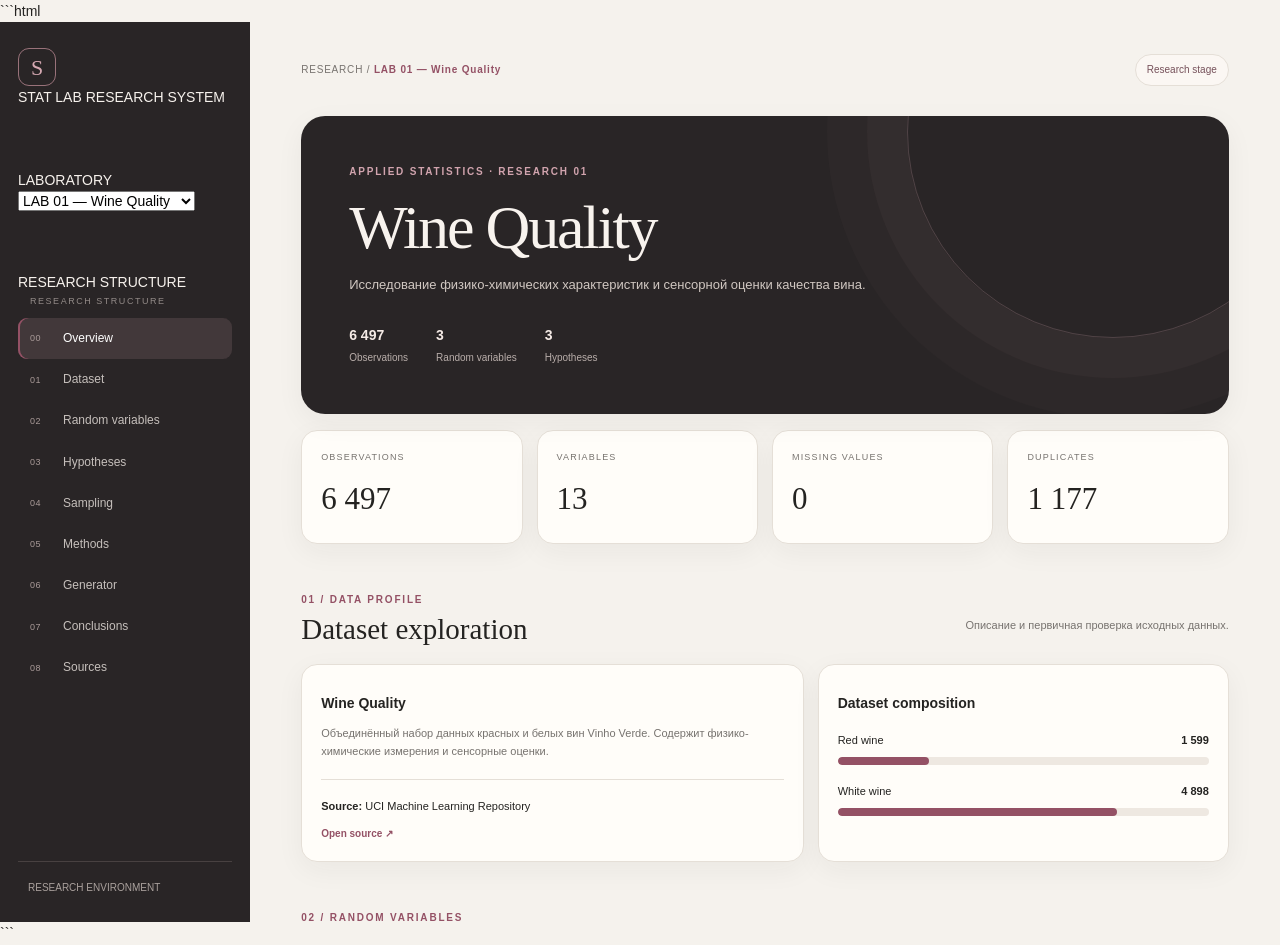
<file: WebSite/V1/index.html>
```html
<!DOCTYPE html>
<html lang="ru">
<head>
    <meta charset="UTF-8">
    <meta name="viewport" content="width=device-width, initial-scale=1.0">

    <meta name="description" content="Интерактивная лаборатория прикладной статистики">
    <title>Statistical Research Laboratory</title>

    <link rel="stylesheet" href="styles.css">
</head>

<body>

    <div class="app">

        <!-- Боковая панель -->
        <aside class="sidebar">

            <div class="sidebar-brand">
                <div class="brand-mark">S</div>

                <div class="brand-info">
                    <span class="brand-title">STAT LAB</span>
                    <span class="brand-subtitle">RESEARCH SYSTEM</span>
                </div>
            </div>

            <div class="sidebar-divider"></div>

            <div class="sidebar-section">
                <span class="sidebar-caption">LABORATORY</span>
                <select id="labSelect" aria-label="Выбор лабораторной работы">
                </select>
            </div>

            <div class="sidebar-divider"></div>

            <nav class="sidebar-navigation">
                <div class="sidebar-heading">RESEARCH STRUCTURE</div>
                <div id="sectionNav"></div>
            </nav>

            <div class="sidebar-footer">
                <span class="footer-indicator"></span>
                <span>RESEARCH ENVIRONMENT</span>
            </div>

        </aside>


        <!-- Основная область -->
        <main class="main">

            <header class="topbar">

                <div class="topbar-left">
                    <div id="breadcrumb"></div>
                </div>

                <div class="topbar-right">
                    <div id="labStatus"></div>
                </div>

            </header>


            <!-- Динамическое содержимое -->
            <div id="pageContent" class="page-content"></div>


            <footer class="main-footer">
                <span>STATISTICAL RESEARCH LABORATORY</span>
                <span>ACADEMIC PROJECT</span>
            </footer>

        </main>

    </div>


    <!-- Данные лабораторных -->
    <script src="data.js"></script>

    <!-- Логика интерфейса -->
    <script src="app.js"></script>

</body>
</html>
```
</file>
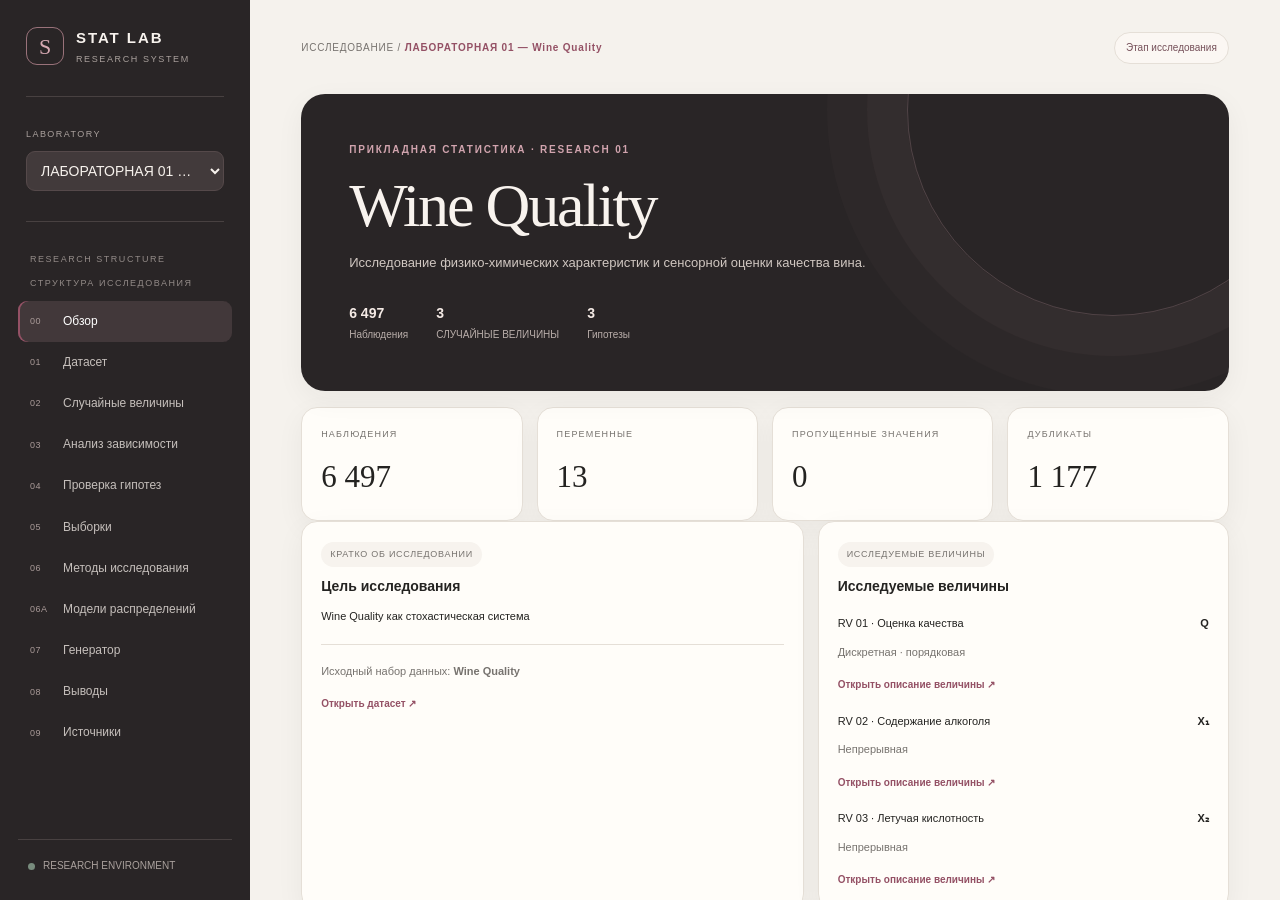
<file: WebSite/V2/index.html>
<!DOCTYPE html>
<html lang="ru">
<head>
    <meta charset="UTF-8">
    <meta name="viewport" content="width=device-width, initial-scale=1.0">

    <meta name="description" content="Интерактивная лаборатория прикладной статистики">
    <title>Statistical Research Laboratory</title>

    <link rel="stylesheet" href="styles.css">
</head>

<body>

    <div class="app">

        <!-- Боковая панель -->
        <aside class="sidebar">

            <div class="sidebar-brand">
                <div class="brand-mark">S</div>

                <div class="brand-info">
                    <span class="brand-title">STAT LAB</span>
                    <span class="brand-subtitle">RESEARCH SYSTEM</span>
                </div>
            </div>

            <div class="sidebar-divider"></div>

            <div class="sidebar-section">
                <span class="sidebar-caption">LABORATORY</span>
                <select id="labSelect" aria-label="Выбор лабораторной работы">
                </select>
            </div>

            <div class="sidebar-divider"></div>

            <nav class="sidebar-navigation">
                <div class="sidebar-heading">RESEARCH STRUCTURE</div>
                <div id="sectionNav"></div>
            </nav>

            <div class="sidebar-footer">
                <span class="footer-indicator"></span>
                <span>RESEARCH ENVIRONMENT</span>
            </div>

        </aside>


        <!-- Основная область -->
        <main class="main">

            <header class="topbar">

                <div class="topbar-left">
                    <div id="breadcrumb"></div>
                </div>

                <div class="topbar-right">
                    <div id="labStatus"></div>
                </div>

            </header>


            <!-- Динамическое содержимое -->
            <div id="pageContent" class="page-content"></div>


            <footer class="main-footer">
                <span>STATISTICAL RESEARCH LABORATORY</span>
                <span>ACADEMIC PROJECT</span>
            </footer>

        </main>

    </div>


    <!-- Данные лабораторных -->
    <script src="data.js"></script>

    <!-- Логика интерфейса -->
    <script src="app.js"></script>

</body>
</html>
</file>
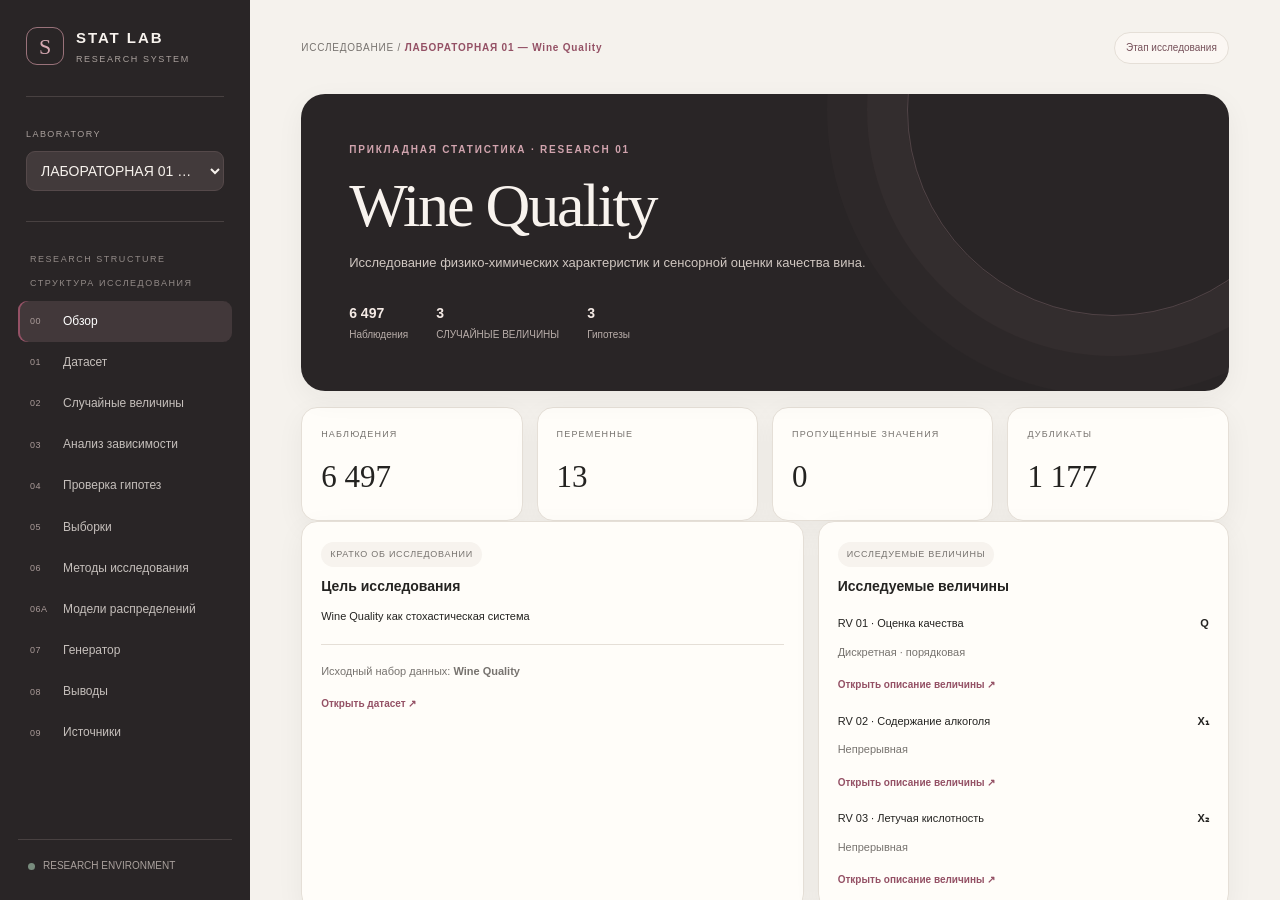
<file: WebSite/V5/index.html>
<!DOCTYPE html>
<html lang="ru">
<head>
    <meta charset="UTF-8">
    <meta name="viewport" content="width=device-width, initial-scale=1.0">

    <meta name="description" content="Интерактивная лаборатория прикладной статистики">
    <title>Statistical Research Laboratory</title>

    <link rel="stylesheet" href="styles.css">
</head>

<body>

    <div class="app">

        <!-- Боковая панель -->
        <aside class="sidebar">

            <div class="sidebar-brand">
                <div class="brand-mark">S</div>

                <div class="brand-info">
                    <span class="brand-title">STAT LAB</span>
                    <span class="brand-subtitle">RESEARCH SYSTEM</span>
                </div>
            </div>

            <div class="sidebar-divider"></div>

            <div class="sidebar-section">
                <span class="sidebar-caption">LABORATORY</span>
                <select id="labSelect" aria-label="Выбор лабораторной работы">
                </select>
            </div>

            <div class="sidebar-divider"></div>

            <nav class="sidebar-navigation">
                <div class="sidebar-heading">RESEARCH STRUCTURE</div>
                <div id="sectionNav"></div>
            </nav>

            <div class="sidebar-footer">
                <span class="footer-indicator"></span>
                <span>RESEARCH ENVIRONMENT</span>
            </div>

        </aside>


        <!-- Основная область -->
        <main class="main">

            <header class="topbar">

                <div class="topbar-left">
                    <div id="breadcrumb"></div>
                </div>

                <div class="topbar-right">
                    <div id="labStatus"></div>
                </div>

            </header>


            <!-- Динамическое содержимое -->
            <div id="pageContent" class="page-content"></div>


            <footer class="main-footer">
                <span>STATISTICAL RESEARCH LABORATORY</span>
                <span>ACADEMIC PROJECT</span>
            </footer>

        </main>

    </div>


    <!-- Общие утилиты приложения -->
    <script src="core.js"></script>
    <script src="components.js"></script>
    <script src="frequency-statistics.js"></script>
    <script src="generator-model.js"></script>
    <script src="dependence.js"></script>
    <script src="inference.js"></script>
    <script src="random-utils.js"></script>
    <script src="data-loader.js"></script>
    <script src="statistics.js"></script>

    <!-- Данные лабораторных -->
    <script src="data.js"></script>

    <!-- Логика интерфейса -->
    <script src="app.js"></script>

</body>
</html>
</file>
<file: WebSite/V1/styles.css>
/* ==========================================
   STAT LAB — DESIGN SYSTEM
========================================== */

:root {

    /* Backgrounds */
    --bg: #F5F2ED;
    --surface: #FFFDF9;
    --surface-alt: #F7F3EE;
    --dark: #292526;

    /* Typography */
    --text: #242321;
    --muted: #77736F;

    /* Accent colors */
    --wine: #945165;
    --wine-light: #F1E5E8;

    --gold: #B89A62;
    --gold-light: #F3EDDF;

    --sage: #788C7D;
    --sage-light: #E8EEE8;

    /* Borders */
    --border: #E5DFD7;

    /* Geometry */
    --radius: 16px;
    --radius-large: 24px;

    /* Effects */
    --shadow: 0 8px 28px rgba(49, 37, 34, 0.05);

}


/* ==========================================
   RESET
========================================== */

* {
    box-sizing: border-box;
}

html {
    scroll-behavior: smooth;
}

body {
    margin: 0;

    background: var(--bg);
    color: var(--text);

    font-family:
        Inter,
        -apple-system,
        BlinkMacSystemFont,
        "Segoe UI",
        sans-serif;

    font-size: 14px;
    line-height: 1.6;
}

button,
input,
select {
    font: inherit;
}

a {
    color: inherit;
    text-decoration: none;
}


/* ==========================================
   APPLICATION LAYOUT
========================================== */

.app {
    display: grid;

    grid-template-columns:
        250px minmax(0, 1fr);

    min-height: 100vh;
}

.sidebar {

    position: sticky;
    top: 0;

    height: 100vh;

    padding: 26px 18px;

    display: flex;
    flex-direction: column;
    gap: 30px;

    background: var(--dark);
    color: #F7F2ED;

}

.main {

    min-width: 0;
    height: 100vh;

    overflow-y: auto;

    padding: 32px clamp(22px, 4vw, 64px) 70px;

    scroll-behavior: smooth;

}


/* ==========================================
   BRAND
========================================== */

.brand {

    display: flex;
    align-items: center;
    gap: 12px;

    padding: 0 8px;

}

.brand-mark {

    width: 38px;
    height: 38px;

    display: grid;
    place-items: center;

    border: 1px solid #99727A;
    border-radius: 11px;

    color: #D6A9B2;

    font-family: Georgia, serif;
    font-size: 22px;

}

.brand-name {

    font-size: 15px;
    font-weight: 750;
    letter-spacing: 0.13em;

}

.brand small {

    display: block;

    margin-top: 2px;

    color: #AAA19D;
    font-size: 9px;
    letter-spacing: 0.18em;

}


/* ==========================================
   LAB SELECTOR
========================================== */

.lab-selector {
    display: grid;
    gap: 9px;
    padding: 0 8px;
}

.lab-selector label {

    font-size: 9px;
    letter-spacing: 0.16em;

    color: #AAA19D;

}

.lab-selector select {

    width: 100%;
    padding: 10px;

    color: #F7F2ED;
    background: #423A3B;

    border: 1px solid #55494A;
    border-radius: 9px;

    outline: none;
    cursor: pointer;

}


/* ==========================================
   NAVIGATION
========================================== */

.nav-label {

    padding: 0 12px;
    margin-bottom: 10px;

    color: #928A87;

    font-size: 9px;
    letter-spacing: 0.17em;

}

.navigation {
    display: grid;
    gap: 4px;
}

.nav-link {

    display: flex;
    align-items: center;
    gap: 11px;

    padding: 11px 12px;

    color: #C5BFBB;

    border-radius: 9px;

    font-size: 12px;

    transition: 0.2s;

}

.nav-link:hover,
.nav-link.active {

    color: white;
    background: #42383A;

}

.nav-link.active {

    box-shadow:
        inset 2px 0 var(--wine);

}

.nav-number {

    width: 22px;

    color: #A99A98;

    font-size: 9px;
    letter-spacing: 0.06em;

}


.sidebar-footer {

    margin-top: auto;

    padding: 18px 10px 0;

    border-top: 1px solid #484141;

    color: #AAA19D;
    font-size: 10px;

}

.sidebar-footer strong {

    display: block;
    margin-bottom: 5px;

    color: #EEE6E0;
    font-size: 11px;

}


/* ==========================================
   TOPBAR
========================================== */

.topbar {

    display: flex;
    justify-content: space-between;
    align-items: center;

    gap: 16px;

    margin-bottom: 30px;

}

#breadcrumb {

    color: var(--muted);
    font-size: 10px;
    letter-spacing: 0.08em;

}

#breadcrumb strong {
    color: var(--wine);
}

#labStatus {

    padding: 7px 11px;

    background: #FBF7F3;
    border: 1px solid var(--border);

    border-radius: 999px;

    color: #76515A;

    font-size: 10px;

}


/* ==========================================
   HERO
========================================== */

.hero {

    position: relative;
    overflow: hidden;

    min-height: 270px;

    display: flex;
    align-items: center;

    padding: clamp(25px, 4vw, 48px);

    color: #F8F3EE;
    background: var(--dark);

    border-radius: var(--radius-large);

    box-shadow: var(--shadow);

}

.hero::after {

    content: "";

    position: absolute;

    width: 410px;
    height: 410px;

    top: -190px;
    right: -90px;

    border: 1px solid rgba(206, 165, 170, 0.24);
    border-radius: 50%;

    box-shadow:
        0 0 0 40px rgba(206, 165, 170, 0.035),
        0 0 0 80px rgba(206, 165, 170, 0.025);

}

.hero-content {

    position: relative;
    z-index: 1;

    max-width: 760px;

}

.eyebrow {

    color: var(--wine);

    font-size: 10px;
    font-weight: 700;

    letter-spacing: 0.18em;
    text-transform: uppercase;

}

.hero .eyebrow {
    color: #D1A4AE;
}

.hero h1 {

    margin: 15px 0;

    font-family: Georgia, serif;
    font-size: clamp(36px, 5vw, 62px);

    font-weight: 500;
    line-height: 1.05;

    letter-spacing: -0.035em;

}

.hero p {

    max-width: 580px;

    color: #D0C7C1;

    font-size: 13px;

}

.hero-meta {

    display: flex;
    flex-wrap: wrap;
    gap: 28px;

    margin-top: 28px;

}

.hero-meta span {

    color: #B9AEAA;
    font-size: 10px;

}

.hero-meta b {

    display: block;

    margin-bottom: 3px;

    color: #F4EAE5;
    font-size: 14px;

}


/* ==========================================
   GRID
========================================== */

.grid {

    display: grid;
    gap: 14px;

}

.metrics {

    grid-template-columns:
        repeat(4, minmax(0, 1fr));

    margin-top: 16px;

}

.two-col {

    grid-template-columns:
        1.1fr 0.9fr;

}

.three-col {

    grid-template-columns:
        repeat(3, minmax(0, 1fr));

}


/* ==========================================
   CARDS
========================================== */

.card {

    min-width: 0;

    padding: 19px;

    background: var(--surface);

    border: 1px solid var(--border);
    border-radius: var(--radius);

    box-shadow: var(--shadow);

}

.card h3 {

    margin: 8px 0;

    font-size: 14px;
    font-weight: 700;

}

.card p {

    font-size: 11px;

}

.metric-label {

    color: var(--muted);

    font-size: 9px;
    letter-spacing: 0.13em;
    text-transform: uppercase;

}

.metric-value {

    margin-top: 10px;

    font-family: Georgia, serif;
    font-size: 31px;

}


/* ==========================================
   SECTIONS
========================================== */

.section {

    margin-top: 48px;

    scroll-margin-top: 25px;

}

.section-head {

    display: flex;
    align-items: flex-end;
    justify-content: space-between;

    gap: 18px;

    margin-bottom: 18px;

}

.section-head h2 {

    margin: 5px 0 0;

    font-family: Georgia, serif;
    font-size: 29px;
    font-weight: 500;

    line-height: 1.15;

}

.section-head p {

    max-width: 420px;

    color: var(--muted);
    font-size: 11px;

}


/* ==========================================
   TAGS AND DIVIDERS
========================================== */

.tag {

    display: inline-block;

    padding: 5px 9px;

    background: var(--surface-alt);

    border-radius: 999px;

    color: var(--muted);

    font-size: 9px;
    letter-spacing: 0.08em;

}

.divider {

    height: 1px;

    margin: 18px 0;

    background: var(--border);

}

.muted {
    color: var(--muted);
}


/* ==========================================
   VARIABLE CARDS
========================================== */

.variable-grid {

    display: grid;

    grid-template-columns:
        repeat(3, minmax(0, 1fr));

    gap: 14px;

}

.variable-card {

    min-height: 175px;

    display: flex;
    flex-direction: column;

    transition: 0.2s;

}

.variable-card:hover {

    transform: translateY(-3px);
    border-color: #CFAAB2;

}

.variable-card h3 {

    margin: 15px 0 5px;

    font-family: Georgia, serif;
    font-size: 23px;
    font-weight: 500;

}

.variable-card p {

    color: var(--muted);
    font-size: 10px;

}

.variable-footer {

    display: flex;
    justify-content: space-between;

    margin-top: auto;
    padding-top: 16px;

    color: var(--wine);
    font-size: 10px;

}


/* ==========================================
   STATISTICS
========================================== */

.statistics-grid {

    display: grid;

    grid-template-columns:
        repeat(2, minmax(0, 1fr));

    gap: 9px;

    margin-top: 16px;

}

.stat {

    padding: 12px;

    background: var(--surface-alt);

    border-radius: 11px;

}

.stat small {

    display: block;

    color: var(--muted);

    font-size: 9px;

}

.stat strong {

    display: block;

    margin-top: 5px;

    font-family: Georgia, serif;
    font-size: 20px;
    font-weight: 500;

}

.sampling-summary {

    display: grid;

    grid-template-columns:
        repeat(3, minmax(0, 1fr));

    gap: 9px;

    margin: 18px 0;

}


/* ==========================================
   FORMULAS
========================================== */

.formula {

    display: inline-block;

    max-width: 100%;

    margin-top: 15px;
    padding: 12px 15px;

    background: #F7F2ED;

    border-radius: 9px;

    color: #59434A;

    font-family: Georgia, serif;
    font-size: 16px;

    overflow-wrap: anywhere;

}


/* ==========================================
   CHARTS
========================================== */

.chart-card {
    margin-top: 14px;
}

.chart {

    display: block;

    width: 100%;
    height: auto;

    margin-top: 16px;

}

.grid-line {

    stroke: #E9E3DC;
    stroke-width: 1;
    stroke-dasharray: 4 4;

}

.axis-line {

    stroke: #CFC7BE;
    stroke-width: 1;

}

.chart-bar {

    fill: #945165;

    transition: opacity 0.2s;

}

.chart-bar:hover {
    opacity: 0.65;
}

.chart-label {

    fill: #89827C;
    font-size: 10px;

}

.chart-value {

    fill: var(--text);
    font-size: 10px;

}

.chart-legend {

    display: flex;
    flex-wrap: wrap;
    gap: 15px;

    margin-top: 12px;

    color: var(--muted);
    font-size: 10px;

}

.chart-legend span {

    display: flex;
    align-items: center;
    gap: 6px;

}

.chart-legend i {

    width: 9px;
    height: 9px;

    display: inline-block;

    border-radius: 2px;

}


/* ==========================================
   HYPOTHESES
========================================== */

.hypothesis {

    margin-bottom: 13px;

}

.hypothesis h3 {

    margin-top: 13px;

    font-family: Georgia, serif;
    font-size: 19px;
    font-weight: 500;

}

.hypothesis-result {

    display: inline-block;

    margin: 8px 0;

    padding: 7px 11px;

    color: #526C58;
    background: var(--sage-light);

    border-radius: 8px;

    font-size: 11px;
    font-weight: 700;

}


/* ==========================================
   NOTES
========================================== */

.note {

    margin-top: 14px;
    padding: 14px 16px;

    background: var(--gold-light);

    border-left: 3px solid var(--gold);
    border-radius: 0 10px 10px 0;

    color: #655C4E;

    font-size: 11px;

}


/* ==========================================
   COMPOSITION BARS
========================================== */

.composition-item {
    margin-top: 18px;
}

.composition-label {

    display: flex;
    justify-content: space-between;

    margin-bottom: 7px;

    font-size: 11px;

}

.progress {

    height: 8px;

    background: #EEE8E1;

    border-radius: 99px;

    overflow: hidden;

}

.progress-fill {

    height: 100%;

    background: var(--wine);

    border-radius: inherit;

}


/* ==========================================
   SAMPLING CONTROLS
========================================== */

.select {

    margin-top: 8px;

    padding: 9px 12px;

    color: var(--text);
    background: var(--surface);

    border: 1px solid var(--border);
    border-radius: 8px;

    cursor: pointer;

}


/* ==========================================
   FUTURE GENERATOR
========================================== */

.future {

    padding: 28px;

    color: white;
    background: var(--dark);

    border-radius: var(--radius-large);

}

.future h2 {

    margin: 15px 0;

    font-family: Georgia, serif;
    font-size: 30px;
    font-weight: 500;

}

.future p {

    max-width: 650px;

    color: #C0B6B0;
    font-size: 12px;

}


/* ==========================================
   CONCLUSIONS / REFERENCES
========================================== */

.conclusion-list {

    display: grid;
    gap: 15px;

    padding-left: 22px;

    font-size: 12px;

}

.reference {

    display: flex;
    justify-content: space-between;
    gap: 16px;

    padding: 14px 0;

    border-bottom: 1px solid var(--border);

    font-size: 11px;

}

.reference:last-child {
    border-bottom: 0;
}

.reference p {
    margin: 5px 0;
}

.reference a,
.text-link {

    color: var(--wine);

    font-weight: 650;
    font-size: 10px;

}

.footer {

    display: flex;
    justify-content: space-between;
    gap: 14px;

    padding-top: 22px;
    margin-top: 55px;

    border-top: 1px solid var(--border);

    color: var(--muted);
    font-size: 9px;
    letter-spacing: 0.08em;

}

.empty-state {

    padding: 25px;

    color: var(--muted);

    background: var(--surface);

    border: 1px dashed var(--border);
    border-radius: var(--radius);

    font-size: 12px;
}


/* ==========================================
   RESPONSIVE
========================================== */

@media (max-width: 1050px) {

    .app {
        grid-template-columns: 210px minmax(0, 1fr);
    }

    .metrics {
        grid-template-columns: repeat(2, 1fr);
    }

    .variable-grid {
        grid-template-columns: repeat(2, 1fr);
    }

}

@media (max-width: 760px) {

    .app {
        display: block;
    }

    .sidebar {

        position: relative;

        height: auto;

        padding: 18px;

    }

    .navigation {

        grid-template-columns:
            repeat(2, minmax(0, 1fr));

    }

    .sidebar-footer {
        display: none;
    }

    .main {

        height: auto;
        overflow: visible;

        padding: 20px 16px 45px;

    }

    .topbar {
        flex-wrap: wrap;
    }

    .two-col,
    .three-col {
        grid-template-columns: 1fr;
    }

    .variable-grid {
        grid-template-columns: 1fr;
    }

    .metrics {
        grid-template-columns: repeat(2, 1fr);
    }

    .section-head {
        display: block;
    }

    .hero h1 {
        font-size: 39px;
    }

    .hero-meta {
        gap: 15px;
    }

    .statistics-grid {
        grid-template-columns: repeat(2, 1fr);
    }

    .footer {
        flex-wrap: wrap;
    }

    
/* ==========================================
   INTERACTIVE LABORATORY
========================================== */

.experiment-card {
    padding: 25px;
}

.experiment-top {
    display: flex;
    justify-content: space-between;
    align-items: flex-start;
    gap: 20px;
}

.experiment-status {
    color: var(--sage);
    font-size: 10px;
    font-weight: 700;
    letter-spacing: 0.1em;
}

.experiment-controls {
    display: grid;
    grid-template-columns: 1fr 1fr 1fr auto;
    align-items: end;
    gap: 20px;

    margin-top: 25px;
    padding: 20px 0;

    border-top: 1px solid var(--border);
    border-bottom: 1px solid var(--border);
}

.control-field {
    min-width: 0;
    display: grid;
    gap: 10px;
}

.control-field label {
    display: flex;
    justify-content: space-between;
    gap: 10px;

    color: var(--muted);
    font-size: 10px;
}

.control-field output {
    color: var(--wine);
    font-weight: 700;
}

.control-field input[type="range"] {
    width: 100%;
    accent-color: var(--wine);
    cursor: pointer;
}

.range-labels {
    display: flex;
    justify-content: space-between;

    color: var(--muted);
    font-size: 9px;
}

.primary-button {
    display: flex;
    align-items: center;
    justify-content: center;
    gap: 10px;

    min-height: 42px;
    padding: 0 18px;

    color: white;
    background: var(--wine);

    border: 0;
    border-radius: 9px;

    font-size: 10px;
    font-weight: 700;
    letter-spacing: 0.07em;

    cursor: pointer;
    transition: 0.2s;
}

.primary-button:hover {
    background: #75404F;
    transform: translateY(-2px);
}

.primary-button:active {
    transform: translateY(0);
}

.primary-button:focus-visible,
.select:focus-visible,
input:focus-visible {
    outline: 2px solid var(--gold);
    outline-offset: 3px;
}

.simulation-result {
    margin-top: 24px;
}

.result-heading {
    display: flex;
    justify-content: space-between;
    align-items: center;
    gap: 15px;
    margin-bottom: 15px;
}

.experiment-metrics {
    display: grid;
    grid-template-columns: repeat(4, minmax(0, 1fr));
    gap: 10px;
}

.result-metric {
    padding: 15px;
    background: var(--surface-alt);
    border-radius: 11px;
    min-width: 0;
}

.result-metric small {
    display: block;
    color: var(--muted);
    font-size: 9px;
}

.result-metric strong {
    display: block;
    margin-top: 7px;
    color: var(--wine);
    font-family: Georgia, serif;
    font-size: clamp(16px, 2vw, 23px);
    overflow-wrap: anywhere;
}

.simulation-chart {
    margin-top: 30px;
}

.simulation-chart h3 {
    font-family: Georgia, serif;
    font-weight: 500;
    font-size: 20px;
}

.population-line {
    stroke: var(--sage);
    stroke-width: 2.5;
    stroke-dasharray: 6 4;
}

.simulation-line {
    stroke: var(--gold);
    stroke-width: 2.5;
    stroke-dasharray: 3 4;
}

@media (max-width: 1100px) {
    .experiment-controls {
        grid-template-columns: repeat(2, minmax(0, 1fr));
    }

    .experiment-metrics {
        grid-template-columns: repeat(2, minmax(0, 1fr));
    }
}

@media (max-width: 600px) {
    .experiment-card {
        padding: 16px;
    }

    .experiment-controls {
        grid-template-columns: 1fr;
    }

    .experiment-top,
    .result-heading {
        flex-direction: column;
    }

    .experiment-metrics {
        grid-template-columns: 1fr 1fr;
    }

    .sampling-summary {
        grid-template-columns: 1fr;
    }
}


}
</file>
<file: WebSite/V2/styles.css>
/* ==========================================
   STAT LAB — DESIGN SYSTEM
========================================== */

:root {

    /* Backgrounds */
    --bg: #F5F2ED;
    --surface: #FFFDF9;
    --surface-alt: #F7F3EE;
    --dark: #292526;

    /* Typography */
    --text: #242321;
    --muted: #77736F;

    /* Accent colors */
    --wine: #945165;
    --wine-light: #F1E5E8;

    --gold: #B89A62;
    --gold-light: #F3EDDF;

    --sage: #788C7D;
    --sage-light: #E8EEE8;

    /* Borders */
    --border: #E5DFD7;

    /* Geometry */
    --radius: 16px;
    --radius-large: 24px;

    /* Effects */
    --shadow: 0 8px 28px rgba(49, 37, 34, 0.05);

}


/* ==========================================
   RESET
========================================== */

* {
    box-sizing: border-box;
}

html {
    scroll-behavior: smooth;
}

body {
    margin: 0;

    background: var(--bg);
    color: var(--text);

    font-family:
        Inter,
        -apple-system,
        BlinkMacSystemFont,
        "Segoe UI",
        sans-serif;

    font-size: 14px;
    line-height: 1.6;
}

button,
input,
select {
    font: inherit;
}

a {
    color: inherit;
    text-decoration: none;
}


/* ==========================================
   APPLICATION LAYOUT
========================================== */

.app {
    display: grid;

    grid-template-columns:
        250px minmax(0, 1fr);

    min-height: 100vh;
}

.sidebar {

    position: sticky;
    top: 0;

    height: 100vh;
    min-width: 0;
    overflow-x: hidden;

    padding: 26px 18px;

    display: flex;
    flex-direction: column;
    gap: 30px;

    background: var(--dark);
    color: #F7F2ED;

}

.main {

    min-width: 0;
    height: 100vh;

    overflow-y: auto;

    padding: 32px clamp(22px, 4vw, 64px) 70px;

    scroll-behavior: smooth;

}


/* ==========================================
   BRAND
========================================== */

.brand,
.sidebar-brand {

    display: flex;
    align-items: center;
    gap: 12px;

    padding: 0 8px;
    min-width: 0;

}

.brand-mark {

    flex-shrink: 0;

    width: 38px;
    height: 38px;

    display: grid;
    place-items: center;

    border: 1px solid #99727A;
    border-radius: 11px;

    color: #D6A9B2;

    font-family: Georgia, serif;
    font-size: 22px;

}

.brand-info {
    min-width: 0;
    display: flex;
    flex-direction: column;
    gap: 2px;
}

.brand-name,
.brand-title {

    font-size: 15px;
    font-weight: 750;
    letter-spacing: 0.13em;

}

.brand small,
.brand-subtitle {

    display: block;

    color: #AAA19D;
    font-size: 9px;
    letter-spacing: 0.18em;

}


/* ==========================================
   LAB SELECTOR
========================================== */

.lab-selector,
.sidebar-section {
    display: grid;
    gap: 9px;
    padding: 0 8px;
    min-width: 0;
}

.lab-selector label,
.sidebar-caption {

    font-size: 9px;
    letter-spacing: 0.16em;

    color: #AAA19D;

}

.lab-selector select,
.sidebar-section select,
#labSelect {

    width: 100%;
    max-width: 100%;
    min-width: 0;
    box-sizing: border-box;

    padding: 10px;

    color: #F7F2ED;
    background: #423A3B;

    border: 1px solid #55494A;
    border-radius: 9px;

    outline: none;
    cursor: pointer;

    overflow: hidden;
    text-overflow: ellipsis;
    white-space: nowrap;
}

.sidebar-divider {
    height: 1px;
    margin: 0 8px;
    background: #484141;
    flex-shrink: 0;
}

.sidebar-navigation {
    min-width: 0;
    flex: 1;
    overflow-y: auto;
}

.sidebar-heading {
    padding: 0 12px;
    margin-bottom: 10px;
    color: #928A87;
    font-size: 9px;
    letter-spacing: 0.17em;
}

.sidebar-footer {
    margin-top: auto;
    padding: 18px 10px 0;
    border-top: 1px solid #484141;
    color: #AAA19D;
    font-size: 10px;
    display: flex;
    align-items: center;
    gap: 8px;
}

.footer-indicator {
    width: 7px;
    height: 7px;
    border-radius: 50%;
    background: var(--sage);
    flex-shrink: 0;
}


/* ==========================================
   NAVIGATION
========================================== */

.nav-label {

    padding: 0 12px;
    margin-bottom: 10px;

    color: #928A87;

    font-size: 9px;
    letter-spacing: 0.17em;

}

.navigation {
    display: grid;
    gap: 4px;
}

.nav-link {

    display: flex;
    align-items: center;
    gap: 11px;

    padding: 11px 12px;

    color: #C5BFBB;

    border-radius: 9px;

    font-size: 12px;

    transition: 0.2s;

}

.nav-link:hover,
.nav-link.active {

    color: white;
    background: #42383A;

}

.nav-link.active {

    box-shadow:
        inset 2px 0 var(--wine);

}

.nav-number {

    width: 22px;

    color: #A99A98;

    font-size: 9px;
    letter-spacing: 0.06em;

}


.sidebar-footer {

    margin-top: auto;

    padding: 18px 10px 0;

    border-top: 1px solid #484141;

    color: #AAA19D;
    font-size: 10px;

}

.sidebar-footer strong {

    display: block;
    margin-bottom: 5px;

    color: #EEE6E0;
    font-size: 11px;

}


/* ==========================================
   TOPBAR
========================================== */

.topbar {

    display: flex;
    justify-content: space-between;
    align-items: center;

    gap: 16px;

    margin-bottom: 30px;

}

#breadcrumb {

    color: var(--muted);
    font-size: 10px;
    letter-spacing: 0.08em;

}

#breadcrumb strong {
    color: var(--wine);
}

#labStatus {

    padding: 7px 11px;

    background: #FBF7F3;
    border: 1px solid var(--border);

    border-radius: 999px;

    color: #76515A;

    font-size: 10px;

}


/* ==========================================
   HERO
========================================== */

.hero {

    position: relative;
    overflow: hidden;

    min-height: 270px;

    display: flex;
    align-items: center;

    padding: clamp(25px, 4vw, 48px);

    color: #F8F3EE;
    background: var(--dark);

    border-radius: var(--radius-large);

    box-shadow: var(--shadow);

}

.hero::after {

    content: "";

    position: absolute;

    width: 410px;
    height: 410px;

    top: -190px;
    right: -90px;

    border: 1px solid rgba(206, 165, 170, 0.24);
    border-radius: 50%;

    box-shadow:
        0 0 0 40px rgba(206, 165, 170, 0.035),
        0 0 0 80px rgba(206, 165, 170, 0.025);

}

.hero-content {

    position: relative;
    z-index: 1;

    max-width: 760px;

}

.eyebrow {

    color: var(--wine);

    font-size: 10px;
    font-weight: 700;

    letter-spacing: 0.18em;
    text-transform: uppercase;

}

.hero .eyebrow {
    color: #D1A4AE;
}

.hero h1 {

    margin: 15px 0;

    font-family: Georgia, serif;
    font-size: clamp(36px, 5vw, 62px);

    font-weight: 500;
    line-height: 1.05;

    letter-spacing: -0.035em;

}

.hero p {

    max-width: 580px;

    color: #D0C7C1;

    font-size: 13px;

}

.hero-meta {

    display: flex;
    flex-wrap: wrap;
    gap: 28px;

    margin-top: 28px;

}

.hero-meta span {

    color: #B9AEAA;
    font-size: 10px;

}

.hero-meta b {

    display: block;

    margin-bottom: 3px;

    color: #F4EAE5;
    font-size: 14px;

}


/* ==========================================
   GRID
========================================== */

.grid {

    display: grid;
    gap: 14px;

}

.metrics {

    grid-template-columns:
        repeat(4, minmax(0, 1fr));

    margin-top: 16px;

}

.two-col {

    grid-template-columns:
        1.1fr 0.9fr;

}

.three-col {

    grid-template-columns:
        repeat(3, minmax(0, 1fr));

}


/* ==========================================
   CARDS
========================================== */

.card {

    min-width: 0;

    padding: 19px;

    background: var(--surface);

    border: 1px solid var(--border);
    border-radius: var(--radius);

    box-shadow: var(--shadow);

}

.card h3 {

    margin: 8px 0;

    font-size: 14px;
    font-weight: 700;

}

.card p {

    font-size: 11px;

}

.metric-label {

    color: var(--muted);

    font-size: 9px;
    letter-spacing: 0.13em;
    text-transform: uppercase;

}

.metric-value {

    margin-top: 10px;

    font-family: Georgia, serif;
    font-size: 31px;

}


/* ==========================================
   SECTIONS
========================================== */

.section {

    margin-top: 48px;

    scroll-margin-top: 25px;

}

.section-head {

    display: flex;
    align-items: flex-end;
    justify-content: space-between;

    gap: 18px;

    margin-bottom: 18px;

}

.section-head h2 {

    margin: 5px 0 0;

    font-family: Georgia, serif;
    font-size: 29px;
    font-weight: 500;

    line-height: 1.15;

}

.section-head p {

    max-width: 420px;

    color: var(--muted);
    font-size: 11px;

}


/* ==========================================
   TAGS AND DIVIDERS
========================================== */

.tag {

    display: inline-block;

    padding: 5px 9px;

    background: var(--surface-alt);

    border-radius: 999px;

    color: var(--muted);

    font-size: 9px;
    letter-spacing: 0.08em;

}

.divider {

    height: 1px;

    margin: 18px 0;

    background: var(--border);

}

.muted {
    color: var(--muted);
}


/* ==========================================
   VARIABLE CARDS
========================================== */

.variable-grid {

    display: grid;

    grid-template-columns:
        repeat(3, minmax(0, 1fr));

    gap: 14px;

}

.variable-card {

    min-height: 175px;

    display: flex;
    flex-direction: column;

    transition: 0.2s;

}

.variable-card:hover {

    transform: translateY(-3px);
    border-color: #CFAAB2;

}

.variable-card h3 {

    margin: 15px 0 5px;

    font-family: Georgia, serif;
    font-size: 23px;
    font-weight: 500;

}

.variable-card p {

    color: var(--muted);
    font-size: 10px;

}

.variable-footer {

    display: flex;
    justify-content: space-between;

    margin-top: auto;
    padding-top: 16px;

    color: var(--wine);
    font-size: 10px;

}


/* ==========================================
   STATISTICS
========================================== */

.statistics-grid {

    display: grid;

    grid-template-columns:
        repeat(2, minmax(0, 1fr));

    gap: 9px;

    margin-top: 16px;

}

.stat {

    padding: 12px;

    background: var(--surface-alt);

    border-radius: 11px;

}

.stat small {

    display: block;

    color: var(--muted);

    font-size: 9px;

}

.stat strong {

    display: block;

    margin-top: 5px;

    font-family: Georgia, serif;
    font-size: 20px;
    font-weight: 500;

}

.sampling-summary {

    display: grid;

    grid-template-columns:
        repeat(3, minmax(0, 1fr));

    gap: 9px;

    margin: 18px 0;

}


/* ==========================================
   FORMULAS
========================================== */

.formula {

    display: inline-block;

    max-width: 100%;

    margin-top: 15px;
    padding: 12px 15px;

    background: #F7F2ED;

    border-radius: 9px;

    color: #59434A;

    font-family: Georgia, serif;
    font-size: 16px;

    overflow-wrap: anywhere;

}


/* ==========================================
   CHARTS
========================================== */

.chart-card {
    margin-top: 14px;
}

.chart {

    display: block;

    width: 100%;
    height: auto;

    margin-top: 16px;

}

.grid-line {

    stroke: #E9E3DC;
    stroke-width: 1;
    stroke-dasharray: 4 4;

}

.axis-line {

    stroke: #CFC7BE;
    stroke-width: 1;

}

.chart-bar {

    fill: #945165;

    transition: opacity 0.2s;

}

.chart-bar:hover {
    opacity: 0.65;
}

.chart-label {

    fill: #89827C;
    font-size: 10px;

}

.chart-value {

    fill: var(--text);
    font-size: 10px;

}

.chart-legend {

    display: flex;
    flex-wrap: wrap;
    gap: 15px;

    margin-top: 12px;

    color: var(--muted);
    font-size: 10px;

}

.chart-legend span {

    display: flex;
    align-items: center;
    gap: 6px;

}

.chart-legend i {

    width: 9px;
    height: 9px;

    display: inline-block;

    border-radius: 2px;

}


/* ==========================================
   HYPOTHESES
========================================== */

.hypothesis {

    margin-bottom: 13px;

}

.hypothesis h3 {

    margin-top: 13px;

    font-family: Georgia, serif;
    font-size: 19px;
    font-weight: 500;

}

.hypothesis-result {

    display: inline-block;

    margin: 8px 0;

    padding: 7px 11px;

    color: #526C58;
    background: var(--sage-light);

    border-radius: 8px;

    font-size: 11px;
    font-weight: 700;

}


/* ==========================================
   NOTES
========================================== */

.note {

    margin-top: 14px;
    padding: 14px 16px;

    background: var(--gold-light);

    border-left: 3px solid var(--gold);
    border-radius: 0 10px 10px 0;

    color: #655C4E;

    font-size: 11px;

}


/* ==========================================
   COMPOSITION BARS
========================================== */

.composition-item {
    margin-top: 18px;
}

.composition-label {

    display: flex;
    justify-content: space-between;

    margin-bottom: 7px;

    font-size: 11px;

}

.progress {

    height: 8px;

    background: #EEE8E1;

    border-radius: 99px;

    overflow: hidden;

}

.progress-fill {

    height: 100%;

    background: var(--wine);

    border-radius: inherit;

}


/* ==========================================
   SAMPLING CONTROLS
========================================== */

.select {

    margin-top: 8px;

    padding: 9px 12px;

    color: var(--text);
    background: var(--surface);

    border: 1px solid var(--border);
    border-radius: 8px;

    cursor: pointer;

}


/* ==========================================
   FUTURE GENERATOR
========================================== */

.future {

    padding: 28px;

    color: white;
    background: var(--dark);

    border-radius: var(--radius-large);

}

.future h2 {

    margin: 15px 0;

    font-family: Georgia, serif;
    font-size: 30px;
    font-weight: 500;

}

.future p {

    max-width: 650px;

    color: #C0B6B0;
    font-size: 12px;

}


/* ==========================================
   CONCLUSIONS / REFERENCES
========================================== */

.conclusion-list {

    display: grid;
    gap: 15px;

    padding-left: 22px;

    font-size: 12px;

}

.reference {

    display: flex;
    justify-content: space-between;
    gap: 16px;

    padding: 14px 0;

    border-bottom: 1px solid var(--border);

    font-size: 11px;

}

.reference:last-child {
    border-bottom: 0;
}

.reference p {
    margin: 5px 0;
}

.reference a,
.text-link {

    color: var(--wine);

    font-weight: 650;
    font-size: 10px;

}

.footer {

    display: flex;
    justify-content: space-between;
    gap: 14px;

    padding-top: 22px;
    margin-top: 55px;

    border-top: 1px solid var(--border);

    color: var(--muted);
    font-size: 9px;
    letter-spacing: 0.08em;

}

.empty-state {

    padding: 25px;

    color: var(--muted);

    background: var(--surface);

    border: 1px dashed var(--border);
    border-radius: var(--radius);

    font-size: 12px;
}


/* ==========================================
   RESPONSIVE
========================================== */

@media (max-width: 1050px) {

    .app {
        grid-template-columns: 210px minmax(0, 1fr);
    }

    .metrics {
        grid-template-columns: repeat(2, 1fr);
    }

    .variable-grid {
        grid-template-columns: repeat(2, 1fr);
    }

}

@media (max-width: 760px) {

    .app {
        display: block;
    }

    .sidebar {

        position: relative;

        height: auto;

        padding: 18px;

    }

    .navigation {

        grid-template-columns:
            repeat(2, minmax(0, 1fr));

    }

    .sidebar-footer {
        display: none;
    }

    .main {

        height: auto;
        overflow: visible;

        padding: 20px 16px 45px;

    }

    .topbar {
        flex-wrap: wrap;
    }

    .two-col,
    .three-col {
        grid-template-columns: 1fr;
    }

    .variable-grid {
        grid-template-columns: 1fr;
    }

    .metrics {
        grid-template-columns: repeat(2, 1fr);
    }

    .section-head {
        display: block;
    }

    .hero h1 {
        font-size: 39px;
    }

    .hero-meta {
        gap: 15px;
    }

    .statistics-grid {
        grid-template-columns: repeat(2, 1fr);
    }

    .footer {
        flex-wrap: wrap;
    }

} /* close @media (max-width: 760px) */

    
/* ==========================================
   INTERACTIVE LABORATORY
========================================== */

.experiment-card {
    padding: 25px;
}

.experiment-top {
    display: flex;
    justify-content: space-between;
    align-items: flex-start;
    gap: 20px;
}

.experiment-status {
    color: var(--sage);
    font-size: 10px;
    font-weight: 700;
    letter-spacing: 0.1em;
}

.experiment-controls {
    display: grid;
    grid-template-columns: 1fr 1fr 1fr auto;
    align-items: end;
    gap: 20px;

    margin-top: 25px;
    padding: 20px 0;

    border-top: 1px solid var(--border);
    border-bottom: 1px solid var(--border);
}

.control-field {
    min-width: 0;
    display: grid;
    gap: 10px;
}

.control-field label {
    display: flex;
    justify-content: space-between;
    gap: 10px;

    color: var(--muted);
    font-size: 10px;
}

.control-field output {
    color: var(--wine);
    font-weight: 700;
}

.control-field input[type="range"] {
    width: 100%;
    accent-color: var(--wine);
    cursor: pointer;
}

.range-labels {
    display: flex;
    justify-content: space-between;

    color: var(--muted);
    font-size: 9px;
}

.primary-button {
    display: flex;
    align-items: center;
    justify-content: center;
    gap: 10px;

    min-height: 42px;
    padding: 0 18px;

    color: white;
    background: var(--wine);

    border: 0;
    border-radius: 9px;

    font-size: 10px;
    font-weight: 700;
    letter-spacing: 0.07em;

    cursor: pointer;
    transition: 0.2s;
}

.primary-button:hover {
    background: #75404F;
    transform: translateY(-2px);
}

.primary-button:active {
    transform: translateY(0);
}

.primary-button:focus-visible,
.select:focus-visible,
input:focus-visible {
    outline: 2px solid var(--gold);
    outline-offset: 3px;
}

.simulation-result {
    margin-top: 24px;
}

.result-heading {
    display: flex;
    justify-content: space-between;
    align-items: center;
    gap: 15px;
    margin-bottom: 15px;
}

.experiment-metrics {
    display: grid;
    grid-template-columns: repeat(4, minmax(0, 1fr));
    gap: 10px;
}

.result-metric {
    padding: 15px;
    background: var(--surface-alt);
    border-radius: 11px;
    min-width: 0;
}

.result-metric small {
    display: block;
    color: var(--muted);
    font-size: 9px;
}

.result-metric strong {
    display: block;
    margin-top: 7px;
    color: var(--wine);
    font-family: Georgia, serif;
    font-size: clamp(16px, 2vw, 23px);
    overflow-wrap: anywhere;
}

.simulation-chart {
    margin-top: 30px;
}

.simulation-chart h3 {
    font-family: Georgia, serif;
    font-weight: 500;
    font-size: 20px;
}

.population-line {
    stroke: var(--sage);
    stroke-width: 2.5;
    stroke-dasharray: 6 4;
}

.simulation-line {
    stroke: var(--gold);
    stroke-width: 2.5;
    stroke-dasharray: 3 4;
}

@media (max-width: 1100px) {
    .experiment-controls {
        grid-template-columns: repeat(2, minmax(0, 1fr));
    }

    .experiment-metrics {
        grid-template-columns: repeat(2, minmax(0, 1fr));
    }
}

@media (max-width: 600px) {
    .experiment-card {
        padding: 16px;
    }

    .experiment-controls {
        grid-template-columns: 1fr;
    }

    .experiment-top,
    .result-heading {
        flex-direction: column;
    }

    .experiment-metrics {
        grid-template-columns: 1fr 1fr;
    }

    .sampling-summary {
        grid-template-columns: 1fr;
    }
}


.variable-meta {
    display: grid;
    grid-template-columns: repeat(2, minmax(0, 1fr));
    gap: 18px;
    margin-top: 20px;
}

.variable-meta div {
    display: flex;
    flex-direction: column;
    gap: 5px;
}

.variable-meta small {
    color: var(--muted);
    font-size: 11px;
    text-transform: uppercase;
    letter-spacing: 0.08em;
}

.variable-meta strong {
    font-size: 14px;
    font-weight: 600;
}

@media (max-width: 600px) {
    .variable-meta {
        grid-template-columns: 1fr 1fr;
    }
}

/* ==========================================
   DEPENDENCE EXPERIMENT
========================================== */

.dependence-card {
    margin-top: 14px;
    padding: 25px;
}

.dependence-controls {
    display: grid;
    grid-template-columns: 1fr 1fr;
    gap: 25px;

    margin-top: 25px;
    padding: 20px 0;

    border-top: 1px solid var(--border);
    border-bottom: 1px solid var(--border);
}

.dependence-controls .control-field {
    min-width: 0;
}

.dependence-controls input[type="range"] {
    width: 100%;
    accent-color: var(--wine);
    cursor: pointer;
}

.dependence-metrics {
    display: grid;
    grid-template-columns: repeat(3, minmax(0, 1fr));
    gap: 12px;

    margin-top: 24px;
}

.scatter-point {
    fill: var(--wine);
    opacity: 0.65;
    transition: opacity 0.15s;
}

.scatter-point:hover {
    opacity: 1;
    stroke: var(--wine);
    stroke-width: 2;
}

@media (max-width: 600px) {
    .dependence-card {
        padding: 16px;
    }

    .dependence-controls {
        grid-template-columns: 1fr;
    }

    .dependence-metrics {
        grid-template-columns: 1fr 1fr;
    }
}

/* ==========================================
   HYPOTHESIS TESTING EXPERIMENT
========================================== */

.hypothesis-lab {
    margin-top: 14px;
    padding: 25px;
}

.hypothesis-controls {
    display: grid;
    grid-template-columns: 1.5fr 1fr;
    gap: 25px;

    margin-top: 25px;
    padding: 20px 0;

    border-top: 1px solid var(--border);
    border-bottom: 1px solid var(--border);
}

.hypothesis-controls .control-field {
    min-width: 0;
}

.alpha-options {
    display: flex;
    flex-wrap: wrap;
    gap: 8px;
    margin-top: 10px;
}

.hypothesis-alpha-button {
    padding: 9px 17px;

    border: 1px solid var(--border);
    border-radius: 8px;

    background: transparent;
    color: inherit;

    font: inherit;
    cursor: pointer;

    transition: 0.2s ease;
}

.hypothesis-alpha-button:hover {
    border-color: var(--wine);
}

.hypothesis-alpha-button.is-selected {
    background: var(--wine);
    color: white;
    border-color: var(--wine);
}

.hypothesis-statements {
    display: grid;
    grid-template-columns: 1fr 1fr;
    gap: 20px;

    margin-top: 25px;
}

.hypothesis-statements > div {
    padding: 18px;
    border: 1px solid var(--border);
    border-radius: 10px;
}

.hypothesis-statements p {
    margin-bottom: 0;
}

.hypothesis-test-info {
    display: flex;
    flex-direction: column;
    gap: 8px;
    margin-top: 24px;
}

.hypothesis-result-metrics {
    display: grid;
    grid-template-columns: repeat(auto-fit, minmax(170px, 1fr));
    gap: 12px;

    margin-top: 22px;
}

.hypothesis-decision {
    display: flex;
    justify-content: space-between;
    align-items: center;
    gap: 20px;

    margin-top: 22px;
    padding: 20px;

    border: 1px solid var(--border);
    border-left: 4px solid var(--wine);
    border-radius: 10px;
}

.hypothesis-decision h3 {
    margin: 10px 0;
}

.hypothesis-decision p {
    margin-bottom: 0;
}

.hypothesis-pvalue {
    display: flex;
    flex-direction: column;
    gap: 6px;
    min-width: 140px;
}

.hypothesis-pvalue small {
    color: var(--text-muted);
}

.hypothesis-pvalue strong {
    font-size: 1.1rem;
}

.decision-unknown {
    border-left-color: #999;
}

@media (max-width: 650px) {
    .hypothesis-lab {
        padding: 16px;
    }

    .hypothesis-controls {
        grid-template-columns: 1fr;
    }

    .hypothesis-statements {
        grid-template-columns: 1fr;
    }

    .hypothesis-decision {
        align-items: flex-start;
        flex-direction: column;
    }
}

/* ==========================================
   NORMALIZATION LABORATORY
========================================== */

.normalization-lab {
    margin-top: 22px;
    padding: 25px;
}

.normalization-controls {
    display: grid;
    grid-template-columns: 1.3fr 1fr 1fr;
    align-items: end;
    gap: 18px;

    margin-top: 25px;
    padding: 20px 0;

    border-top: 1px solid var(--border);
    border-bottom: 1px solid var(--border);
}

.normalization-controls.is-zscore {
    grid-template-columns: 1fr;
}

.normalization-controls .control-field {
    min-width: 0;
}

.normalization-controls .select {
    width: 100%;
    box-sizing: border-box;
    font: inherit;
}

#normalizationLowerControl[hidden],
#normalizationUpperControl[hidden] {
    display: none !important;
}

.normalization-result {
    margin-top: 24px;
}

.normalization-metrics {
    display: grid;
    grid-template-columns: repeat(4, minmax(0, 1fr));
    gap: 10px;
}

.normalization-chart {
    margin-top: 20px;
}

.normalization-bar {
    fill: var(--wine);
    opacity: 0.8;
    transition: opacity 0.2s;
}

.normalization-bar:hover {
    opacity: 1;
}

.normalization-formula {
    margin: 22px 0;
}

.normalization-table-wrap {
    width: 100%;
    overflow-x: auto;
    margin-top: 22px;

    border: 1px solid var(--border);
    border-radius: 10px;
}

.normalization-table {
    width: 100%;
    min-width: 520px;

    border-collapse: collapse;
    text-align: left;
}

.normalization-table th,
.normalization-table td {
    padding: 13px 15px;
    border-bottom: 1px solid var(--border);
    font-size: 12px;
}

.normalization-table th {
    color: var(--muted);
    background: var(--surface-alt);
    font-weight: 600;
}

.normalization-table td:last-child {
    color: var(--wine);
    font-weight: 700;
}

.normalization-table tbody tr:last-child td {
    border-bottom: 0;
}

.normalization-error {
    border-left: 4px solid var(--gold);
}

@media (max-width: 900px) {
    .normalization-metrics {
        grid-template-columns: repeat(2, minmax(0, 1fr));
    }

    .normalization-controls {
        grid-template-columns: 1fr 1fr;
    }

    .normalization-controls.is-zscore {
        grid-template-columns: 1fr;
    }
}

@media (max-width: 600px) {
    .normalization-lab {
        padding: 16px;
    }

    .normalization-controls {
        grid-template-columns: 1fr;
    }

    .normalization-metrics {
        grid-template-columns: 1fr 1fr;
    }

    .normalization-table th,
    .normalization-table td {
        padding: 10px;
    }
}

/* ==========================================
   EDA EXPLORER
========================================== */

.eda-explorer-card {
    margin-top: 24px;
    padding: 25px;
}

.eda-controls {
    margin-top: 24px;
    padding: 20px 0;

    border-top: 1px solid var(--border);
    border-bottom: 1px solid var(--border);
}

.eda-controls .control-field {
    max-width: 460px;
}

.eda-controls select {
    width: 100%;
    box-sizing: border-box;
}

.eda-variable-heading {
    display: flex;
    justify-content: space-between;
    align-items: flex-start;
    gap: 24px;

    margin-top: 26px;
}

.eda-variable-heading h3 {
    margin: 10px 0;
    font-family: Georgia, serif;
    font-size: 24px;
    font-weight: 500;
}

.eda-variable-heading p {
    max-width: 650px;
}

.eda-variable-type {
    display: flex;
    flex-direction: column;
    align-items: flex-end;
    gap: 8px;

    color: var(--muted);
    font-size: 11px;
    white-space: nowrap;
}

.eda-variable-type strong {
    color: var(--wine);
    font-size: 14px;
}

.eda-statistics {
    margin-top: 26px;
}

.eda-statistics-grid {
    display: grid;
    grid-template-columns: repeat(4, minmax(0, 1fr));
    gap: 12px;
}

.eda-statistics-grid .result-metric {
    min-width: 0;
}

.eda-chart-block {
    margin-top: 30px;
    padding-top: 24px;
    border-top: 1px solid var(--border);
}

.eda-chart-description {
    margin-top: 12px;
    max-width: 650px;
}

.eda-conclusion {
    margin-top: 24px;
    padding: 20px;

    background: var(--surface-alt);
    border: 1px solid var(--border);
    border-radius: 10px;
}

.eda-conclusion p {
    margin-top: 10px;
    margin-bottom: 0;
}

@media (max-width: 900px) {

    .eda-statistics-grid {
        grid-template-columns: repeat(2, minmax(0, 1fr));
    }

}

@media (max-width: 600px) {

    .eda-explorer-card {
        padding: 16px;
    }

    .eda-variable-heading {
        flex-direction: column;
    }

    .eda-variable-type {
        align-items: flex-start;
    }

    .eda-statistics-grid {
        grid-template-columns: repeat(2, minmax(0, 1fr));
    }

}

/* ==========================================
   EDA — IQR ANALYSIS
========================================== */

.eda-iqr-section {
    margin-top: 32px;
    padding-top: 26px;
    border-top: 1px solid var(--border);
}

.iqr-metrics {
    display: grid;
    grid-template-columns: repeat(3, minmax(0, 1fr));
    gap: 12px;
    margin-top: 22px;
}

.iqr-chart-block {
    margin-top: 28px;
}

.iqr-chart-block h4 {
    margin-bottom: 8px;
}

.iqr-boxplot {
    width: 100%;
    margin-top: 12px;
}

.iqr-whisker {
    stroke: var(--muted);
    stroke-width: 2;
}

.iqr-box {
    fill: var(--wine-light);
    stroke: var(--wine);
    stroke-width: 2;
}

.iqr-median {
    stroke: var(--wine);
    stroke-width: 3;
}

.iqr-outlier-point {
    fill: var(--gold);
    stroke: var(--dark);
    stroke-width: 1;
}

.iqr-summary {
    display: flex;
    align-items: center;
    justify-content: space-between;
    margin: 22px 0;
    padding: 18px;
    background: var(--surface-alt);
    border: 1px solid var(--border);
    border-radius: 10px;
}

.iqr-summary strong {
    display: block;
    margin-top: 8px;
    font-size: 28px;
    color: var(--wine);
}

.iqr-summary p {
    margin: 5px 0 0;
}

.iqr-table-wrap {
    width: 100%;
    overflow-x: auto;
    margin-top: 14px;
    border: 1px solid var(--border);
    border-radius: 10px;
}

.iqr-table {
    width: 100%;
    min-width: 540px;
    border-collapse: collapse;
    text-align: left;
}

.iqr-table th,
.iqr-table td {
    padding: 13px 15px;
    border-bottom: 1px solid var(--border);
    font-size: 12px;
}

.iqr-table th {
    color: var(--muted);
    background: var(--surface-alt);
    font-weight: 600;
}

.iqr-table tbody tr:last-child td {
    border-bottom: 0;
}

.eda-iqr-unavailable {
    margin-top: 30px;
    padding: 22px;
    border: 1px solid var(--border);
    border-radius: 12px;
    background: var(--surface-alt);
}

.eda-iqr-unavailable h3 {
    margin: 12px 0;
}

.eda-iqr-unavailable p:last-child {
    margin-bottom: 0;
}

@media (max-width: 650px) {

    .iqr-metrics {
        grid-template-columns: repeat(2, minmax(0, 1fr));
    }

    .iqr-summary {
        align-items: flex-start;
        flex-direction: column;
    }

}

/* ==========================================
   EDA — GROUP COMPARISON
========================================== */

.group-comparison-section {
    margin-top: 32px;
    padding-top: 26px;
    border-top: 1px solid var(--border);
}

.group-comparison-chart-wrap {
    margin-top: 22px;
    padding: 20px;

    background: var(--surface-alt);
    border: 1px solid var(--border);
    border-radius: 12px;
}

.group-chart-heading {
    display: flex;
    justify-content: space-between;
    gap: 12px;

    font-size: 13px;
    font-weight: 600;
}

.group-comparison-chart {
    width: 100%;
    margin-top: 15px;
}

.group-bar-red {
    fill: var(--wine);
    opacity: 0.9;
}

.group-bar-white {
    fill: var(--gold);
    opacity: 0.9;
}

.group-sample-sizes {
    display: flex;
    flex-wrap: wrap;
    justify-content: space-between;
    gap: 10px;

    padding-top: 12px;
    border-top: 1px solid var(--border);

    color: var(--muted);
    font-size: 12px;
}

.group-sample-sizes strong {
    color: var(--text);
}

.group-comparison-metrics {
    display: grid;
    grid-template-columns: repeat(4, minmax(0, 1fr));
    gap: 12px;

    margin-top: 18px;
}

.group-spread-grid {
    display: grid;
    grid-template-columns: repeat(4, minmax(0, 1fr));
    gap: 12px;

    margin-top: 14px;
}

.group-comparison-limitation {
    margin-top: 16px;
    padding: 16px;

    border: 1px dashed var(--border);
    border-radius: 10px;

    color: var(--muted);
    font-size: 12px;
    line-height: 1.6;
}

.group-comparison-limitation strong {
    display: block;
    margin-bottom: 5px;
    color: var(--text);
}

.group-comparison-unavailable {
    margin-top: 30px;
    padding: 22px;

    background: var(--surface-alt);
    border: 1px solid var(--border);
    border-radius: 12px;
}

.group-comparison-unavailable h3 {
    margin: 12px 0;
}

.group-comparison-unavailable p:last-child {
    margin-bottom: 0;
}

@media (max-width: 900px) {

    .group-comparison-metrics,
    .group-spread-grid {
        grid-template-columns: repeat(2, minmax(0, 1fr));
    }

}

@media (max-width: 600px) {

    .group-comparison-chart-wrap {
        padding: 12px;
    }

    .group-comparison-metrics,
    .group-spread-grid {
        grid-template-columns: repeat(2, minmax(0, 1fr));
    }

}

/* ==========================================
   DISTRIBUTION FITTING LABORATORY
========================================== */

.distribution-lab {
    padding: 25px;
}

.distribution-group-control {
    display: flex;
    align-items: flex-end;
    justify-content: space-between;
    flex-wrap: wrap;
    gap: 18px;

    margin-top: 24px;
    padding: 20px 0;

    border-top: 1px solid var(--border);
    border-bottom: 1px solid var(--border);
}

.distribution-group-control .control-field {
    width: min(100%, 350px);
}

.distribution-reset {
    padding: 10px 16px;

    border: 1px solid var(--border);
    border-radius: 8px;

    background: transparent;
    color: var(--text);

    font: inherit;
    font-size: 12px;

    cursor: pointer;
    transition: 0.2s ease;
}

.distribution-reset:hover {
    border-color: var(--wine);
    color: var(--wine);
}

.distribution-observed {
    margin-top: 20px;
}

.distribution-observed-metrics {
    display: grid;
    grid-template-columns: repeat(3, minmax(0, 1fr));
    gap: 12px;
}

.distribution-model-controls {
    display: grid;
    grid-template-columns: repeat(3, minmax(0, 1fr));
    gap: 14px;

    margin-top: 24px;
}

.distribution-model-control {
    min-width: 0;
    padding: 18px;

    background: var(--surface-alt);
    border: 1px solid var(--border);
    border-radius: 12px;
}

.distribution-model-control h4 {
    margin: 12px 0 20px;
    font-size: 15px;
}

.distribution-range {
    margin-top: 18px;
}

.distribution-range label {
    display: flex;
    justify-content: space-between;
    gap: 8px;

    margin-bottom: 10px;

    color: var(--muted);
    font-size: 11px;
}

.distribution-range output {
    color: var(--wine);
    font-weight: 700;
    white-space: nowrap;
}

.distribution-range input {
    width: 100%;
    accent-color: var(--wine);
    cursor: pointer;
}

.distribution-chart-block {
    margin-top: 28px;
}

.distribution-chart {
    width: 100%;
    margin-top: 15px;
}

.distribution-curve-normal,
.distribution-curve-lognormal,
.distribution-curve-exponential {
    fill: none;
    stroke-width: 2.6;
    stroke-linecap: round;
    stroke-linejoin: round;
}

.distribution-curve-normal {
    stroke: var(--wine);
}

.distribution-curve-lognormal {
    stroke: var(--sage);
}

.distribution-curve-exponential {
    stroke: var(--gold);
}

.distribution-observed-marker {
    stroke: var(--dark);
    stroke-width: 1.5;
    stroke-dasharray: 5 5;
    opacity: 0.65;
}

.distribution-legend {
    display: flex;
    justify-content: center;
    flex-wrap: wrap;
    gap: 20px;

    margin-top: 12px;

    color: var(--muted);
    font-size: 11px;
}

.distribution-legend span {
    display: inline-flex;
    align-items: center;
    gap: 7px;
}

.legend-line {
    display: inline-block;
    width: 22px;
    height: 3px;
    border-radius: 2px;
}

.distribution-legend-normal {
    background: var(--wine);
}

.distribution-legend-lognormal {
    background: var(--sage);
}

.distribution-legend-exponential {
    background: var(--gold);
}

.distribution-legend-observed {
    height: 0;
    border-top: 2px dashed var(--dark);
}

.distribution-table-wrap {
    margin-top: 28px;
}

.distribution-table-scroll {
    width: 100%;
    overflow-x: auto;
    margin-top: 16px;

    border: 1px solid var(--border);
    border-radius: 10px;
}

.distribution-table {
    width: 100%;
    min-width: 680px;

    border-collapse: collapse;
    text-align: left;
}

.distribution-table th,
.distribution-table td {
    padding: 13px 15px;
    border-bottom: 1px solid var(--border);
    font-size: 12px;
}

.distribution-table th {
    background: var(--surface-alt);
    color: var(--muted);
    font-weight: 600;
}

.distribution-table tbody tr:last-child td {
    border-bottom: 0;
}

@media (max-width: 1000px) {
    .distribution-model-controls {
        grid-template-columns: 1fr 1fr;
    }
}

@media (max-width: 650px) {
    .distribution-lab {
        padding: 16px;
    }

    .distribution-model-controls {
        grid-template-columns: 1fr;
    }

    .distribution-observed-metrics {
        grid-template-columns: 1fr 1fr;
    }

    .distribution-legend {
        justify-content: flex-start;
        gap: 12px;
    }

    .distribution-group-control {
        align-items: stretch;
        flex-direction: column;
    }

    .distribution-group-control .control-field {
        width: 100%;
    }
}

/* Нормальное приближение в гистограмме выборочных средних */

.sampling-normal-curve {
    fill: none;
    stroke: var(--sage);
    stroke-width: 2.5;
    stroke-linecap: round;
    stroke-linejoin: round;
}

.legend-normal {
    background: var(--sage);
}

.legend-histogram {
    background: var(--wine);
}

.legend-population {
    background: var(--gold);
}

.legend-simulation {
    background: var(--dark);
}
</file>
<file: WebSite/V5/styles.css>
/* ==========================================
   STAT LAB — DESIGN SYSTEM
========================================== */

:root {

    /* Backgrounds */
    --bg: #F5F2ED;
    --surface: #FFFDF9;
    --surface-alt: #F7F3EE;
    --dark: #292526;

    /* Typography */
    --text: #242321;
    --muted: #77736F;

    /* Accent colors */
    --wine: #945165;
    --wine-light: #F1E5E8;

    --gold: #B89A62;
    --gold-light: #F3EDDF;

    --sage: #788C7D;
    --sage-light: #E8EEE8;

    /* Borders */
    --border: #E5DFD7;

    /* Geometry */
    --radius: 16px;
    --radius-large: 24px;

    /* Effects */
    --shadow: 0 8px 28px rgba(49, 37, 34, 0.05);

}


/* ==========================================
   RESET
========================================== */

* {
    box-sizing: border-box;
}

html {
    scroll-behavior: smooth;
}

body {
    margin: 0;

    background: var(--bg);
    color: var(--text);

    font-family:
        Inter,
        -apple-system,
        BlinkMacSystemFont,
        "Segoe UI",
        sans-serif;

    font-size: 14px;
    line-height: 1.6;
}

button,
input,
select {
    font: inherit;
}

a {
    color: inherit;
    text-decoration: none;
}


/* ==========================================
   APPLICATION LAYOUT
========================================== */

.app {
    display: grid;

    grid-template-columns:
        250px minmax(0, 1fr);

    min-height: 100vh;
}

.sidebar {

    position: sticky;
    top: 0;

    height: 100vh;
    min-width: 0;
    overflow-x: hidden;

    padding: 26px 18px;

    display: flex;
    flex-direction: column;
    gap: 30px;

    background: var(--dark);
    color: #F7F2ED;

}

.main {

    min-width: 0;
    height: 100vh;

    overflow-y: auto;

    padding: 32px clamp(22px, 4vw, 64px) 70px;

    scroll-behavior: smooth;

}


/* ==========================================
   BRAND
========================================== */

.brand,
.sidebar-brand {

    display: flex;
    align-items: center;
    gap: 12px;

    padding: 0 8px;
    min-width: 0;

}

.brand-mark {

    flex-shrink: 0;

    width: 38px;
    height: 38px;

    display: grid;
    place-items: center;

    border: 1px solid #99727A;
    border-radius: 11px;

    color: #D6A9B2;

    font-family: Georgia, serif;
    font-size: 22px;

}

.brand-info {
    min-width: 0;
    display: flex;
    flex-direction: column;
    gap: 2px;
}

.brand-name,
.brand-title {

    font-size: 15px;
    font-weight: 750;
    letter-spacing: 0.13em;

}

.brand small,
.brand-subtitle {

    display: block;

    color: #AAA19D;
    font-size: 9px;
    letter-spacing: 0.18em;

}


/* ==========================================
   LAB SELECTOR
========================================== */

.lab-selector,
.sidebar-section {
    display: grid;
    gap: 9px;
    padding: 0 8px;
    min-width: 0;
}

.lab-selector label,
.sidebar-caption {

    font-size: 9px;
    letter-spacing: 0.16em;

    color: #AAA19D;

}

.lab-selector select,
.sidebar-section select,
#labSelect {

    width: 100%;
    max-width: 100%;
    min-width: 0;
    box-sizing: border-box;

    padding: 10px;

    color: #F7F2ED;
    background: #423A3B;

    border: 1px solid #55494A;
    border-radius: 9px;

    outline: none;
    cursor: pointer;

    overflow: hidden;
    text-overflow: ellipsis;
    white-space: nowrap;
}

.sidebar-divider {
    height: 1px;
    margin: 0 8px;
    background: #484141;
    flex-shrink: 0;
}

.sidebar-navigation {
    min-width: 0;
    flex: 1;
    overflow-y: auto;
}

.sidebar-heading {
    padding: 0 12px;
    margin-bottom: 10px;
    color: #928A87;
    font-size: 9px;
    letter-spacing: 0.17em;
}

.sidebar-footer {
    margin-top: auto;
    padding: 18px 10px 0;
    border-top: 1px solid #484141;
    color: #AAA19D;
    font-size: 10px;
    display: flex;
    align-items: center;
    gap: 8px;
}

.footer-indicator {
    width: 7px;
    height: 7px;
    border-radius: 50%;
    background: var(--sage);
    flex-shrink: 0;
}


/* ==========================================
   NAVIGATION
========================================== */

.nav-label {

    padding: 0 12px;
    margin-bottom: 10px;

    color: #928A87;

    font-size: 9px;
    letter-spacing: 0.17em;

}

.navigation {
    display: grid;
    gap: 4px;
}

.nav-link {

    display: flex;
    align-items: center;
    gap: 11px;

    padding: 11px 12px;

    color: #C5BFBB;

    border-radius: 9px;

    font-size: 12px;

    transition: 0.2s;

}

.nav-link:hover,
.nav-link.active {

    color: white;
    background: #42383A;

}

.nav-link.active {

    box-shadow:
        inset 2px 0 var(--wine);

}

.nav-number {

    width: 22px;

    color: #A99A98;

    font-size: 9px;
    letter-spacing: 0.06em;

}


.sidebar-footer {

    margin-top: auto;

    padding: 18px 10px 0;

    border-top: 1px solid #484141;

    color: #AAA19D;
    font-size: 10px;

}

.sidebar-footer strong {

    display: block;
    margin-bottom: 5px;

    color: #EEE6E0;
    font-size: 11px;

}


/* ==========================================
   TOPBAR
========================================== */

.topbar {

    display: flex;
    justify-content: space-between;
    align-items: center;

    gap: 16px;

    margin-bottom: 30px;

}

#breadcrumb {

    color: var(--muted);
    font-size: 10px;
    letter-spacing: 0.08em;

}

#breadcrumb strong {
    color: var(--wine);
}

#labStatus {

    padding: 7px 11px;

    background: #FBF7F3;
    border: 1px solid var(--border);

    border-radius: 999px;

    color: #76515A;

    font-size: 10px;

}


/* ==========================================
   HERO
========================================== */

.hero {

    position: relative;
    overflow: hidden;

    min-height: 270px;

    display: flex;
    align-items: center;

    padding: clamp(25px, 4vw, 48px);

    color: #F8F3EE;
    background: var(--dark);

    border-radius: var(--radius-large);

    box-shadow: var(--shadow);

}

.hero::after {

    content: "";

    position: absolute;

    width: 410px;
    height: 410px;

    top: -190px;
    right: -90px;

    border: 1px solid rgba(206, 165, 170, 0.24);
    border-radius: 50%;

    box-shadow:
        0 0 0 40px rgba(206, 165, 170, 0.035),
        0 0 0 80px rgba(206, 165, 170, 0.025);

}

.hero-content {

    position: relative;
    z-index: 1;

    max-width: 760px;

}

.eyebrow {

    color: var(--wine);

    font-size: 10px;
    font-weight: 700;

    letter-spacing: 0.18em;
    text-transform: uppercase;

}

.hero .eyebrow {
    color: #D1A4AE;
}

.hero h1 {

    margin: 15px 0;

    font-family: Georgia, serif;
    font-size: clamp(36px, 5vw, 62px);

    font-weight: 500;
    line-height: 1.05;

    letter-spacing: -0.035em;

}

.hero p {

    max-width: 580px;

    color: #D0C7C1;

    font-size: 13px;

}

.hero-meta {

    display: flex;
    flex-wrap: wrap;
    gap: 28px;

    margin-top: 28px;

}

.hero-meta span {

    color: #B9AEAA;
    font-size: 10px;

}

.hero-meta b {

    display: block;

    margin-bottom: 3px;

    color: #F4EAE5;
    font-size: 14px;

}


/* ==========================================
   GRID
========================================== */

.grid {

    display: grid;
    gap: 14px;

}

.metrics {

    grid-template-columns:
        repeat(4, minmax(0, 1fr));

    margin-top: 16px;

}

.two-col {

    grid-template-columns:
        1.1fr 0.9fr;

}

.three-col {

    grid-template-columns:
        repeat(3, minmax(0, 1fr));

}


/* ==========================================
   CARDS
========================================== */

.card {

    min-width: 0;

    padding: 19px;

    background: var(--surface);

    border: 1px solid var(--border);
    border-radius: var(--radius);

    box-shadow: var(--shadow);

}

.card h3 {

    margin: 8px 0;

    font-size: 14px;
    font-weight: 700;

}

.card p {

    font-size: 11px;

}

.metric-label {

    color: var(--muted);

    font-size: 9px;
    letter-spacing: 0.13em;
    text-transform: uppercase;

}

.metric-value {

    margin-top: 10px;

    font-family: Georgia, serif;
    font-size: 31px;

}


/* ==========================================
   SECTIONS
========================================== */

.section {

    margin-top: 48px;

    scroll-margin-top: 25px;

}

.section-head {

    display: flex;
    align-items: flex-end;
    justify-content: space-between;

    gap: 18px;

    margin-bottom: 18px;

}

.section-head h2 {

    margin: 5px 0 0;

    font-family: Georgia, serif;
    font-size: 29px;
    font-weight: 500;

    line-height: 1.15;

}

.section-head p {

    max-width: 420px;

    color: var(--muted);
    font-size: 11px;

}


/* ==========================================
   TAGS AND DIVIDERS
========================================== */

.tag {

    display: inline-block;

    padding: 5px 9px;

    background: var(--surface-alt);

    border-radius: 999px;

    color: var(--muted);

    font-size: 9px;
    letter-spacing: 0.08em;

}

.divider {

    height: 1px;

    margin: 18px 0;

    background: var(--border);

}

.muted {
    color: var(--muted);
}


/* ==========================================
   VARIABLE CARDS
========================================== */

.variable-grid {

    display: grid;

    grid-template-columns:
        repeat(3, minmax(0, 1fr));

    gap: 14px;

}

.variable-card {

    min-height: 175px;

    display: flex;
    flex-direction: column;

    transition: 0.2s;

}

.variable-card:hover {

    transform: translateY(-3px);
    border-color: #CFAAB2;

}

.variable-card h3 {

    margin: 15px 0 5px;

    font-family: Georgia, serif;
    font-size: 23px;
    font-weight: 500;

}

.variable-card p {

    color: var(--muted);
    font-size: 10px;

}

.variable-footer {

    display: flex;
    justify-content: space-between;

    margin-top: auto;
    padding-top: 16px;

    color: var(--wine);
    font-size: 10px;

}


/* ==========================================
   STATISTICS
========================================== */

.statistics-grid {

    display: grid;

    grid-template-columns:
        repeat(2, minmax(0, 1fr));

    gap: 9px;

    margin-top: 16px;

}

.stat {

    padding: 12px;

    background: var(--surface-alt);

    border-radius: 11px;

}

.stat small {

    display: block;

    color: var(--muted);

    font-size: 9px;

}

.stat strong {

    display: block;

    margin-top: 5px;

    font-family: Georgia, serif;
    font-size: 20px;
    font-weight: 500;

}

.sampling-summary {

    display: grid;

    grid-template-columns:
        repeat(3, minmax(0, 1fr));

    gap: 9px;

    margin: 18px 0;

}


/* ==========================================
   FORMULAS
========================================== */

.formula {

    display: inline-block;

    max-width: 100%;

    margin-top: 15px;
    padding: 12px 15px;

    background: #F7F2ED;

    border-radius: 9px;

    color: #59434A;

    font-family: Georgia, serif;
    font-size: 16px;

    overflow-wrap: anywhere;

}


/* ==========================================
   CHARTS
========================================== */

.chart-card {
    margin-top: 14px;
}

.chart {

    display: block;

    width: 100%;
    height: auto;

    margin-top: 16px;

}

.grid-line {

    stroke: #E9E3DC;
    stroke-width: 1;
    stroke-dasharray: 4 4;

}

.axis-line {

    stroke: #CFC7BE;
    stroke-width: 1;

}

.chart-bar {

    fill: #945165;

    transition: opacity 0.2s;

}

.chart-bar:hover {
    opacity: 0.65;
}

.chart-label {

    fill: #89827C;
    font-size: 10px;

}

.chart-value {

    fill: var(--text);
    font-size: 10px;

}

.chart-legend {

    display: flex;
    flex-wrap: wrap;
    gap: 15px;

    margin-top: 12px;

    color: var(--muted);
    font-size: 10px;

}

.chart-legend span {

    display: flex;
    align-items: center;
    gap: 6px;

}

.chart-legend i {

    width: 9px;
    height: 9px;

    display: inline-block;

    border-radius: 2px;

}


/* ==========================================
   HYPOTHESES
========================================== */

.hypothesis {

    margin-bottom: 13px;

}

.hypothesis h3 {

    margin-top: 13px;

    font-family: Georgia, serif;
    font-size: 19px;
    font-weight: 500;

}

.hypothesis-result {

    display: inline-block;

    margin: 8px 0;

    padding: 7px 11px;

    color: #526C58;
    background: var(--sage-light);

    border-radius: 8px;

    font-size: 11px;
    font-weight: 700;

}


/* ==========================================
   NOTES
========================================== */

.note {

    margin-top: 14px;
    padding: 14px 16px;

    background: var(--gold-light);

    border-left: 3px solid var(--gold);
    border-radius: 0 10px 10px 0;

    color: #655C4E;

    font-size: 11px;

}


/* ==========================================
   COMPOSITION BARS
========================================== */

.composition-item {
    margin-top: 18px;
}

.composition-label {

    display: flex;
    justify-content: space-between;

    margin-bottom: 7px;

    font-size: 11px;

}

.progress {

    height: 8px;

    background: #EEE8E1;

    border-radius: 99px;

    overflow: hidden;

}

.progress-fill {

    height: 100%;

    background: var(--wine);

    border-radius: inherit;

}


/* ==========================================
   SAMPLING CONTROLS
========================================== */

.select {

    margin-top: 8px;

    padding: 9px 12px;

    color: var(--text);
    background: var(--surface);

    border: 1px solid var(--border);
    border-radius: 8px;

    cursor: pointer;

}


/* ==========================================
   FUTURE GENERATOR
========================================== */

.future {

    padding: 28px;

    color: white;
    background: var(--dark);

    border-radius: var(--radius-large);

}

.future h2 {

    margin: 15px 0;

    font-family: Georgia, serif;
    font-size: 30px;
    font-weight: 500;

}

.future p {

    max-width: 650px;

    color: #C0B6B0;
    font-size: 12px;

}


/* ==========================================
   CONCLUSIONS / REFERENCES
========================================== */

.conclusion-list {

    display: grid;
    gap: 15px;

    padding-left: 22px;

    font-size: 12px;

}

.reference {

    display: flex;
    justify-content: space-between;
    gap: 16px;

    padding: 14px 0;

    border-bottom: 1px solid var(--border);

    font-size: 11px;

}

.reference:last-child {
    border-bottom: 0;
}

.reference p {
    margin: 5px 0;
}

.reference a,
.text-link {

    color: var(--wine);

    font-weight: 650;
    font-size: 10px;

}

.footer {

    display: flex;
    justify-content: space-between;
    gap: 14px;

    padding-top: 22px;
    margin-top: 55px;

    border-top: 1px solid var(--border);

    color: var(--muted);
    font-size: 9px;
    letter-spacing: 0.08em;

}

.empty-state {

    padding: 25px;

    color: var(--muted);

    background: var(--surface);

    border: 1px dashed var(--border);
    border-radius: var(--radius);

    font-size: 12px;
}


/* ==========================================
   RESPONSIVE
========================================== */

@media (max-width: 1050px) {

    .app {
        grid-template-columns: 210px minmax(0, 1fr);
    }

    .metrics {
        grid-template-columns: repeat(2, 1fr);
    }

    .variable-grid {
        grid-template-columns: repeat(2, 1fr);
    }

}

@media (max-width: 760px) {

    .app {
        display: block;
    }

    .sidebar {

        position: relative;

        height: auto;

        padding: 18px;

    }

    .navigation {

        grid-template-columns:
            repeat(2, minmax(0, 1fr));

    }

    .sidebar-footer {
        display: none;
    }

    .main {

        height: auto;
        overflow: visible;

        padding: 20px 16px 45px;

    }

    .topbar {
        flex-wrap: wrap;
    }

    .two-col,
    .three-col {
        grid-template-columns: 1fr;
    }

    .variable-grid {
        grid-template-columns: 1fr;
    }

    .metrics {
        grid-template-columns: repeat(2, 1fr);
    }

    .section-head {
        display: block;
    }

    .hero h1 {
        font-size: 39px;
    }

    .hero-meta {
        gap: 15px;
    }

    .statistics-grid {
        grid-template-columns: repeat(2, 1fr);
    }

    .footer {
        flex-wrap: wrap;
    }

} /* close @media (max-width: 760px) */

    
/* ==========================================
   INTERACTIVE LABORATORY
========================================== */

.experiment-card {
    padding: 25px;
}

.experiment-top {
    display: flex;
    justify-content: space-between;
    align-items: flex-start;
    gap: 20px;
}

.experiment-status {
    color: var(--sage);
    font-size: 10px;
    font-weight: 700;
    letter-spacing: 0.1em;
}

.experiment-controls {
    display: grid;
    grid-template-columns: 1fr 1fr 1fr auto;
    align-items: end;
    gap: 20px;

    margin-top: 25px;
    padding: 20px 0;

    border-top: 1px solid var(--border);
    border-bottom: 1px solid var(--border);
}

.control-field {
    min-width: 0;
    display: grid;
    gap: 10px;
}

.control-field label {
    display: flex;
    justify-content: space-between;
    gap: 10px;

    color: var(--muted);
    font-size: 10px;
}

.control-field output {
    color: var(--wine);
    font-weight: 700;
}

.control-field input[type="range"] {
    width: 100%;
    accent-color: var(--wine);
    cursor: pointer;
}

.range-labels {
    display: flex;
    justify-content: space-between;

    color: var(--muted);
    font-size: 9px;
}

.primary-button {
    display: flex;
    align-items: center;
    justify-content: center;
    gap: 10px;

    min-height: 42px;
    padding: 0 18px;

    color: white;
    background: var(--wine);

    border: 0;
    border-radius: 9px;

    font-size: 10px;
    font-weight: 700;
    letter-spacing: 0.07em;

    cursor: pointer;
    transition: 0.2s;
}

.primary-button:hover {
    background: #75404F;
    transform: translateY(-2px);
}

.primary-button:active {
    transform: translateY(0);
}

.primary-button:focus-visible,
.select:focus-visible,
input:focus-visible {
    outline: 2px solid var(--gold);
    outline-offset: 3px;
}

.simulation-result {
    margin-top: 24px;
}

.result-heading {
    display: flex;
    justify-content: space-between;
    align-items: center;
    gap: 15px;
    margin-bottom: 15px;
}

.experiment-metrics {
    display: grid;
    grid-template-columns: repeat(4, minmax(0, 1fr));
    gap: 10px;
}

.result-metric {
    padding: 15px;
    background: var(--surface-alt);
    border-radius: 11px;
    min-width: 0;
}

.result-metric small {
    display: block;
    color: var(--muted);
    font-size: 9px;
}

.result-metric strong {
    display: block;
    margin-top: 7px;
    color: var(--wine);
    font-family: Georgia, serif;
    font-size: clamp(16px, 2vw, 23px);
    overflow-wrap: anywhere;
}

.simulation-chart {
    margin-top: 30px;
}

.simulation-chart h3 {
    font-family: Georgia, serif;
    font-weight: 500;
    font-size: 20px;
}

.population-line {
    stroke: var(--sage);
    stroke-width: 2.5;
    stroke-dasharray: 6 4;
}

.simulation-line {
    stroke: var(--gold);
    stroke-width: 2.5;
    stroke-dasharray: 3 4;
}

@media (max-width: 1100px) {
    .experiment-controls {
        grid-template-columns: repeat(2, minmax(0, 1fr));
    }

    .experiment-metrics {
        grid-template-columns: repeat(2, minmax(0, 1fr));
    }
}

@media (max-width: 600px) {
    .experiment-card {
        padding: 16px;
    }

    .experiment-controls {
        grid-template-columns: 1fr;
    }

    .experiment-top,
    .result-heading {
        flex-direction: column;
    }

    .experiment-metrics {
        grid-template-columns: 1fr 1fr;
    }

    .sampling-summary {
        grid-template-columns: 1fr;
    }
}


.variable-meta {
    display: grid;
    grid-template-columns: repeat(2, minmax(0, 1fr));
    gap: 18px;
    margin-top: 20px;
}

.variable-meta div {
    display: flex;
    flex-direction: column;
    gap: 5px;
}

.variable-meta small {
    color: var(--muted);
    font-size: 11px;
    text-transform: uppercase;
    letter-spacing: 0.08em;
}

.variable-meta strong {
    font-size: 14px;
    font-weight: 600;
}

@media (max-width: 600px) {
    .variable-meta {
        grid-template-columns: 1fr 1fr;
    }
}

/* ==========================================
   DEPENDENCE EXPERIMENT
========================================== */

.dependence-card {
    margin-top: 14px;
    padding: 25px;
}

.dependence-controls {
    display: grid;
    grid-template-columns: 1fr 1fr;
    gap: 25px;

    margin-top: 25px;
    padding: 20px 0;

    border-top: 1px solid var(--border);
    border-bottom: 1px solid var(--border);
}

.dependence-controls .control-field {
    min-width: 0;
}

.dependence-controls input[type="range"] {
    width: 100%;
    accent-color: var(--wine);
    cursor: pointer;
}

.dependence-metrics {
    display: grid;
    grid-template-columns: repeat(3, minmax(0, 1fr));
    gap: 12px;

    margin-top: 24px;
}

.scatter-point {
    fill: var(--wine);
    opacity: 0.65;
    transition: opacity 0.15s;
}

.scatter-point:hover {
    opacity: 1;
    stroke: var(--wine);
    stroke-width: 2;
}

@media (max-width: 600px) {
    .dependence-card {
        padding: 16px;
    }

    .dependence-controls {
        grid-template-columns: 1fr;
    }

    .dependence-metrics {
        grid-template-columns: 1fr 1fr;
    }
}

/* ==========================================
   HYPOTHESIS TESTING EXPERIMENT
========================================== */

.hypothesis-lab {
    margin-top: 14px;
    padding: 25px;
}

.hypothesis-controls {
    display: grid;
    grid-template-columns: 1.5fr 1fr;
    gap: 25px;

    margin-top: 25px;
    padding: 20px 0;

    border-top: 1px solid var(--border);
    border-bottom: 1px solid var(--border);
}

.hypothesis-controls .control-field {
    min-width: 0;
}

.alpha-options {
    display: flex;
    flex-wrap: wrap;
    gap: 8px;
    margin-top: 10px;
}

.hypothesis-alpha-button {
    padding: 9px 17px;

    border: 1px solid var(--border);
    border-radius: 8px;

    background: transparent;
    color: inherit;

    font: inherit;
    cursor: pointer;

    transition: 0.2s ease;
}

.hypothesis-alpha-button:hover {
    border-color: var(--wine);
}

.hypothesis-alpha-button.is-selected {
    background: var(--wine);
    color: white;
    border-color: var(--wine);
}

.hypothesis-statements {
    display: grid;
    grid-template-columns: 1fr 1fr;
    gap: 20px;

    margin-top: 25px;
}

.hypothesis-statements > div {
    padding: 18px;
    border: 1px solid var(--border);
    border-radius: 10px;
}

.hypothesis-statements p {
    margin-bottom: 0;
}

.hypothesis-test-info {
    display: flex;
    flex-direction: column;
    gap: 8px;
    margin-top: 24px;
}

.hypothesis-result-metrics {
    display: grid;
    grid-template-columns: repeat(auto-fit, minmax(170px, 1fr));
    gap: 12px;

    margin-top: 22px;
}

.hypothesis-decision {
    display: flex;
    justify-content: space-between;
    align-items: center;
    gap: 20px;

    margin-top: 22px;
    padding: 20px;

    border: 1px solid var(--border);
    border-left: 4px solid var(--wine);
    border-radius: 10px;
}

.hypothesis-decision h3 {
    margin: 10px 0;
}

.hypothesis-decision p {
    margin-bottom: 0;
}

.hypothesis-pvalue {
    display: flex;
    flex-direction: column;
    gap: 6px;
    min-width: 140px;
}

.hypothesis-pvalue small {
    color: var(--text-muted);
}

.hypothesis-pvalue strong {
    font-size: 1.1rem;
}

.hypothesis-pvalues {
    display: flex;
    flex-direction: column;
    gap: 12px;
    min-width: 150px;
}

.hypothesis-pvalues .hypothesis-pvalue {
    min-width: 0;
}

@media (max-width: 650px) {

    .hypothesis-decision {
        align-items: flex-start;
        flex-direction: column;
    }

    .hypothesis-pvalues {
        width: 100%;
    }

}

.decision-unknown {
    border-left-color: #999;
}

@media (max-width: 650px) {
    .hypothesis-lab {
        padding: 16px;
    }

    .hypothesis-controls {
        grid-template-columns: 1fr;
    }

    .hypothesis-statements {
        grid-template-columns: 1fr;
    }

    .hypothesis-decision {
        align-items: flex-start;
        flex-direction: column;
    }
}

/* ==========================================
   NORMALIZATION LABORATORY
========================================== */

.normalization-lab {
    margin-top: 22px;
    padding: 25px;
}

.normalization-controls {
    display: grid;
    grid-template-columns: 1.3fr 1fr 1fr;
    align-items: end;
    gap: 18px;

    margin-top: 25px;
    padding: 20px 0;

    border-top: 1px solid var(--border);
    border-bottom: 1px solid var(--border);
}

.normalization-controls.is-zscore {
    grid-template-columns: 1fr;
}

.normalization-controls .control-field {
    min-width: 0;
}

.normalization-controls .select {
    width: 100%;
    box-sizing: border-box;
    font: inherit;
}

#normalizationLowerControl[hidden],
#normalizationUpperControl[hidden] {
    display: none !important;
}

.normalization-result {
    margin-top: 24px;
}

.normalization-metrics {
    display: grid;
    grid-template-columns: repeat(4, minmax(0, 1fr));
    gap: 10px;
}

.normalization-chart {
    margin-top: 20px;
}

.normalization-bar {
    fill: var(--wine);
    opacity: 0.8;
    transition: opacity 0.2s;
}

.normalization-bar:hover {
    opacity: 1;
}

.normalization-formula {
    margin: 22px 0;
}

.normalization-table-wrap {
    width: 100%;
    overflow-x: auto;
    margin-top: 22px;

    border: 1px solid var(--border);
    border-radius: 10px;
}

.normalization-table {
    width: 100%;
    min-width: 520px;

    border-collapse: collapse;
    text-align: left;
}

.normalization-table th,
.normalization-table td {
    padding: 13px 15px;
    border-bottom: 1px solid var(--border);
    font-size: 12px;
}

.normalization-table th {
    color: var(--muted);
    background: var(--surface-alt);
    font-weight: 600;
}

.normalization-table td:last-child {
    color: var(--wine);
    font-weight: 700;
}

.normalization-table tbody tr:last-child td {
    border-bottom: 0;
}

.normalization-error {
    border-left: 4px solid var(--gold);
}

@media (max-width: 900px) {
    .normalization-metrics {
        grid-template-columns: repeat(2, minmax(0, 1fr));
    }

    .normalization-controls {
        grid-template-columns: 1fr 1fr;
    }

    .normalization-controls.is-zscore {
        grid-template-columns: 1fr;
    }
}

@media (max-width: 600px) {
    .normalization-lab {
        padding: 16px;
    }

    .normalization-controls {
        grid-template-columns: 1fr;
    }

    .normalization-metrics {
        grid-template-columns: 1fr 1fr;
    }

    .normalization-table th,
    .normalization-table td {
        padding: 10px;
    }
}

/* ==========================================
   EDA EXPLORER
========================================== */

.eda-explorer-card {
    margin-top: 24px;
    padding: 25px;
}

.eda-controls {
    margin-top: 24px;
    padding: 20px 0;

    border-top: 1px solid var(--border);
    border-bottom: 1px solid var(--border);
}

.eda-controls .control-field {
    max-width: 460px;
}

.eda-controls select {
    width: 100%;
    box-sizing: border-box;
}

.eda-variable-heading {
    display: flex;
    justify-content: space-between;
    align-items: flex-start;
    gap: 24px;

    margin-top: 26px;
}

.eda-variable-heading h3 {
    margin: 10px 0;
    font-family: Georgia, serif;
    font-size: 24px;
    font-weight: 500;
}

.eda-variable-heading p {
    max-width: 650px;
}

.eda-variable-type {
    display: flex;
    flex-direction: column;
    align-items: flex-end;
    gap: 8px;

    color: var(--muted);
    font-size: 11px;
    white-space: nowrap;
}

.eda-variable-type strong {
    color: var(--wine);
    font-size: 14px;
}

.eda-statistics {
    margin-top: 26px;
}

.eda-statistics-grid {
    display: grid;
    grid-template-columns: repeat(4, minmax(0, 1fr));
    gap: 12px;
}

.eda-statistics-grid .result-metric {
    min-width: 0;
}

.eda-chart-block {
    margin-top: 30px;
    padding-top: 24px;
    border-top: 1px solid var(--border);
}

.eda-chart-description {
    margin-top: 12px;
    max-width: 650px;
}

.eda-conclusion {
    margin-top: 24px;
    padding: 20px;

    background: var(--surface-alt);
    border: 1px solid var(--border);
    border-radius: 10px;
}

.eda-conclusion p {
    margin-top: 10px;
    margin-bottom: 0;
}

@media (max-width: 900px) {

    .eda-statistics-grid {
        grid-template-columns: repeat(2, minmax(0, 1fr));
    }

}

@media (max-width: 600px) {

    .eda-explorer-card {
        padding: 16px;
    }

    .eda-variable-heading {
        flex-direction: column;
    }

    .eda-variable-type {
        align-items: flex-start;
    }

    .eda-statistics-grid {
        grid-template-columns: repeat(2, minmax(0, 1fr));
    }

}

/* ==========================================
   EDA — IQR ANALYSIS
========================================== */

.eda-iqr-section {
    margin-top: 32px;
    padding-top: 26px;
    border-top: 1px solid var(--border);
}

.iqr-metrics {
    display: grid;
    grid-template-columns: repeat(3, minmax(0, 1fr));
    gap: 12px;
    margin-top: 22px;
}

.iqr-chart-block {
    margin-top: 28px;
}

.iqr-chart-block h4 {
    margin-bottom: 8px;
}

.iqr-boxplot {
    width: 100%;
    margin-top: 12px;
}

.iqr-whisker {
    stroke: var(--muted);
    stroke-width: 2;
}

.iqr-box {
    fill: var(--wine-light);
    stroke: var(--wine);
    stroke-width: 2;
}

.iqr-median {
    stroke: var(--wine);
    stroke-width: 3;
}

.iqr-outlier-point {
    fill: var(--gold);
    stroke: var(--dark);
    stroke-width: 1;
}

.iqr-summary {
    display: flex;
    align-items: center;
    justify-content: space-between;
    margin: 22px 0;
    padding: 18px;
    background: var(--surface-alt);
    border: 1px solid var(--border);
    border-radius: 10px;
}

.iqr-summary strong {
    display: block;
    margin-top: 8px;
    font-size: 28px;
    color: var(--wine);
}

.iqr-summary p {
    margin: 5px 0 0;
}

.iqr-table-wrap {
    width: 100%;
    overflow-x: auto;
    margin-top: 14px;
    border: 1px solid var(--border);
    border-radius: 10px;
}

.iqr-table {
    width: 100%;
    min-width: 540px;
    border-collapse: collapse;
    text-align: left;
}

.iqr-table th,
.iqr-table td {
    padding: 13px 15px;
    border-bottom: 1px solid var(--border);
    font-size: 12px;
}

.iqr-table th {
    color: var(--muted);
    background: var(--surface-alt);
    font-weight: 600;
}

.iqr-table tbody tr:last-child td {
    border-bottom: 0;
}

.eda-iqr-unavailable {
    margin-top: 30px;
    padding: 22px;
    border: 1px solid var(--border);
    border-radius: 12px;
    background: var(--surface-alt);
}

.eda-iqr-unavailable h3 {
    margin: 12px 0;
}

.eda-iqr-unavailable p:last-child {
    margin-bottom: 0;
}

@media (max-width: 650px) {

    .iqr-metrics {
        grid-template-columns: repeat(2, minmax(0, 1fr));
    }

    .iqr-summary {
        align-items: flex-start;
        flex-direction: column;
    }

}

/* ==========================================
   EDA — GROUP COMPARISON
========================================== */

.group-comparison-section {
    margin-top: 32px;
    padding-top: 26px;
    border-top: 1px solid var(--border);
}

.group-comparison-chart-wrap {
    margin-top: 22px;
    padding: 20px;

    background: var(--surface-alt);
    border: 1px solid var(--border);
    border-radius: 12px;
}

.group-chart-heading {
    display: flex;
    justify-content: space-between;
    gap: 12px;

    font-size: 13px;
    font-weight: 600;
}

.group-comparison-chart {
    width: 100%;
    margin-top: 15px;
}

.group-bar-red {
    fill: var(--wine);
    opacity: 0.9;
}

.group-bar-white {
    fill: var(--gold);
    opacity: 0.9;
}

.group-sample-sizes {
    display: flex;
    flex-wrap: wrap;
    justify-content: space-between;
    gap: 10px;

    padding-top: 12px;
    border-top: 1px solid var(--border);

    color: var(--muted);
    font-size: 12px;
}

.group-sample-sizes strong {
    color: var(--text);
}

.group-comparison-metrics {
    display: grid;
    grid-template-columns: repeat(4, minmax(0, 1fr));
    gap: 12px;

    margin-top: 18px;
}

.group-spread-grid {
    display: grid;
    grid-template-columns: repeat(4, minmax(0, 1fr));
    gap: 12px;

    margin-top: 14px;
}

.group-comparison-limitation {
    margin-top: 16px;
    padding: 16px;

    border: 1px dashed var(--border);
    border-radius: 10px;

    color: var(--muted);
    font-size: 12px;
    line-height: 1.6;
}

.group-comparison-limitation strong {
    display: block;
    margin-bottom: 5px;
    color: var(--text);
}

.group-comparison-unavailable {
    margin-top: 30px;
    padding: 22px;

    background: var(--surface-alt);
    border: 1px solid var(--border);
    border-radius: 12px;
}

.group-comparison-unavailable h3 {
    margin: 12px 0;
}

.group-comparison-unavailable p:last-child {
    margin-bottom: 0;
}

@media (max-width: 900px) {

    .group-comparison-metrics,
    .group-spread-grid {
        grid-template-columns: repeat(2, minmax(0, 1fr));
    }

}

@media (max-width: 600px) {

    .group-comparison-chart-wrap {
        padding: 12px;
    }

    .group-comparison-metrics,
    .group-spread-grid {
        grid-template-columns: repeat(2, minmax(0, 1fr));
    }

}

/* ==========================================
   DISTRIBUTION FITTING LABORATORY
========================================== */

.distribution-lab {
    padding: 25px;
}

.distribution-group-control {
    display: flex;
    align-items: flex-end;
    justify-content: space-between;
    flex-wrap: wrap;
    gap: 18px;

    margin-top: 24px;
    padding: 20px 0;

    border-top: 1px solid var(--border);
    border-bottom: 1px solid var(--border);
}

.distribution-group-control .control-field {
    width: min(100%, 350px);
}

.distribution-reset {
    padding: 10px 16px;

    border: 1px solid var(--border);
    border-radius: 8px;

    background: transparent;
    color: var(--text);

    font: inherit;
    font-size: 12px;

    cursor: pointer;
    transition: 0.2s ease;
}

.distribution-reset:hover {
    border-color: var(--wine);
    color: var(--wine);
}

.distribution-observed {
    margin-top: 20px;
}

.distribution-observed-metrics {
    display: grid;
    grid-template-columns: repeat(3, minmax(0, 1fr));
    gap: 12px;
}

.distribution-model-controls {
    display: grid;
    grid-template-columns: repeat(3, minmax(0, 1fr));
    gap: 14px;

    margin-top: 24px;
}

.distribution-model-control {
    min-width: 0;
    padding: 18px;

    background: var(--surface-alt);
    border: 1px solid var(--border);
    border-radius: 12px;
}

.distribution-model-control h4 {
    margin: 12px 0 20px;
    font-size: 15px;
}

.distribution-range {
    margin-top: 18px;
}

.distribution-range label {
    display: flex;
    justify-content: space-between;
    gap: 8px;

    margin-bottom: 10px;

    color: var(--muted);
    font-size: 11px;
}

.distribution-range output {
    color: var(--wine);
    font-weight: 700;
    white-space: nowrap;
}

.distribution-range input {
    width: 100%;
    accent-color: var(--wine);
    cursor: pointer;
}

.distribution-chart-block {
    margin-top: 28px;
}

.distribution-chart {
    width: 100%;
    margin-top: 15px;
}

.distribution-curve-normal,
.distribution-curve-lognormal,
.distribution-curve-gamma {
    fill: none;
    stroke-width: 2.6;
    stroke-linecap: round;
    stroke-linejoin: round;
}

.distribution-curve-normal {
    stroke: var(--wine);
}

.distribution-curve-lognormal {
    stroke: var(--sage);
}

.distribution-curve-gamma {
    stroke: var(--gold);
}

.distribution-observed-marker {
    stroke: var(--dark);
    stroke-width: 1.5;
    stroke-dasharray: 5 5;
    opacity: 0.65;
}

.distribution-legend {
    display: flex;
    justify-content: center;
    flex-wrap: wrap;
    gap: 20px;

    margin-top: 12px;

    color: var(--muted);
    font-size: 11px;
}

.distribution-legend span {
    display: inline-flex;
    align-items: center;
    gap: 7px;
}

.legend-line {
    display: inline-block;
    width: 22px;
    height: 3px;
    border-radius: 2px;
}

.distribution-legend-normal {
    background: var(--wine);
}

.distribution-legend-lognormal {
    background: var(--sage);
}

.distribution-legend-gamma {
    background: var(--gold);
}

.distribution-legend-observed {
    height: 0;
    border-top: 2px dashed var(--dark);
}

.distribution-table-wrap {
    margin-top: 28px;
}

.distribution-table-scroll {
    width: 100%;
    overflow-x: auto;
    margin-top: 16px;

    border: 1px solid var(--border);
    border-radius: 10px;
}

.distribution-table {
    width: 100%;
    min-width: 680px;

    border-collapse: collapse;
    text-align: left;
}

.distribution-table th,
.distribution-table td {
    padding: 13px 15px;
    border-bottom: 1px solid var(--border);
    font-size: 12px;
}

.distribution-table th {
    background: var(--surface-alt);
    color: var(--muted);
    font-weight: 600;
}

.distribution-table tbody tr:last-child td {
    border-bottom: 0;
}

@media (max-width: 1000px) {
    .distribution-model-controls {
        grid-template-columns: 1fr 1fr;
    }
}

@media (max-width: 650px) {
    .distribution-lab {
        padding: 16px;
    }

    .distribution-model-controls {
        grid-template-columns: 1fr;
    }

    .distribution-observed-metrics {
        grid-template-columns: 1fr 1fr;
    }

    .distribution-legend {
        justify-content: flex-start;
        gap: 12px;
    }

    .distribution-group-control {
        align-items: stretch;
        flex-direction: column;
    }

    .distribution-group-control .control-field {
        width: 100%;
    }
}

/* Нормальное приближение в гистограмме выборочных средних */

.sampling-normal-curve {
    fill: none;
    stroke: var(--sage);
    stroke-width: 2.5;
    stroke-linecap: round;
    stroke-linejoin: round;
}

.legend-normal {
    background: var(--sage);
}

.legend-histogram {
    background: var(--wine);
}

.legend-population {
    background: var(--gold);
}

.legend-simulation {
    background: var(--dark);
}

/* ==========================================
   GENERATOR CONVERGENCE
========================================== */

.generator-convergence-switch {
    display: flex;
    flex-wrap: wrap;
    gap: 8px;
    margin: 20px 0 12px;
}

.generator-metric-button {
    padding: 9px 17px;

    color: var(--muted);
    background: var(--surface-alt);

    border: 1px solid var(--border);
    border-radius: 9px;

    font-size: 11px;
    font-weight: 600;

    cursor: pointer;
    transition: 0.2s;
}

.generator-metric-button:hover {
    border-color: var(--wine);
    color: var(--wine);
}

.generator-metric-button.is-active {
    color: white;
    background: var(--wine);
    border-color: var(--wine);
}

.generator-metric-button:focus-visible {
    outline: 2px solid var(--gold);
    outline-offset: 3px;
}

.generator-chart-title {
    margin: 18px 0 5px;

    font-size: 12px;
    font-weight: 700;
}

.generator-convergence-chart {
    min-width: 0;
    margin-top: 12px;
    overflow-x: auto;
}

.generator-convergence-svg {
    display: block;
    width: 100%;
    min-width: 560px;
}

.generator-line {
    fill: none;
    stroke-width: 2.7;
    stroke-linecap: round;
    stroke-linejoin: round;
}

.generator-line-empirical {
    stroke: var(--wine);
}

.generator-line-theory {
    stroke: var(--sage);
    stroke-dasharray: 7 5;
}

.generator-point {
    stroke-width: 1.5;
}

.generator-point-empirical {
    fill: var(--wine);
    stroke: var(--surface);
}

.generator-point-theory {
    fill: var(--sage);
    stroke: var(--surface);
}

.generator-convergence-legend {
    display: flex;
    flex-wrap: wrap;
    gap: 18px;

    margin: 12px 0 18px;

    color: var(--muted);
    font-size: 10px;
}

.generator-convergence-legend span {
    display: flex;
    align-items: center;
    gap: 7px;
}

.generator-convergence-legend i {
    display: inline-block;
    width: 20px;
    height: 0;
    border-top: 3px solid;
    border-radius: 3px;
}

.generator-legend-empirical {
    border-color: var(--wine);
}

.generator-legend-theory {
    border-color: var(--sage);
    border-top-style: dashed;
}

.generator-convergence-details {
    margin-top: 20px;
    padding-top: 15px;
    border-top: 1px solid var(--border);
}

.generator-convergence-details summary {
    color: var(--wine);
    font-size: 11px;
    font-weight: 650;
    cursor: pointer;
}

.generator-convergence-details .normalization-table-wrap {
    margin-top: 15px;
}

/* ==========================================
   GENERATOR — INVERSE CDF EXPLORER
========================================== */

.generator-cdf-explorer {
    margin-top: 26px;
}

.generator-cdf-control {
    margin: 22px 0 18px;
    padding: 16px;

    background: var(--surface-alt);
    border: 1px solid var(--border);
    border-radius: 12px;
}

.generator-cdf-control label {
    display: flex;
    justify-content: space-between;
    align-items: center;
    gap: 12px;

    margin-bottom: 12px;

    font-size: 11px;
    font-weight: 650;
}

.generator-cdf-control output {
    color: var(--wine);
    font-family: Georgia, serif;
    font-size: 19px;
}

.generator-cdf-control input {
    width: 100%;
    accent-color: var(--wine);
    cursor: pointer;
}

.generator-cdf-track {
    display: flex;
    width: 100%;
    height: 34px;

    overflow: hidden;

    border: 1px solid var(--border);
    border-radius: 8px;

    background: var(--surface-alt);
}

.generator-cdf-segment {
    flex: 0 0 auto;
    min-width: 1px;
    height: 100%;

    background: var(--wine-light);

    border-right: 1px solid var(--surface);

    transition: background 0.15s;
}

.generator-cdf-segment.is-selected {
    background: var(--wine);
}

.generator-cdf-selection {
    display: grid;
    gap: 6px;

    margin-top: 18px;
    padding: 16px;

    background: var(--sage-light);
    border-radius: 11px;
}

.generator-cdf-selection > strong {
    color: #526C58;
    font-family: Georgia, serif;
    font-size: 23px;
}

.generator-cdf-selection p {
    margin: 0;
    color: var(--muted);
    font-size: 11px;
}

.generator-cdf-rows {
    display: grid;
    gap: 5px;
    margin-top: 18px;
}

.generator-cdf-row {
    display: grid;
    grid-template-columns: 80px 100px minmax(0, 1fr);
    align-items: center;
    gap: 10px;

    padding: 10px 12px;

    background: var(--surface-alt);
    border: 1px solid transparent;
    border-radius: 8px;

    font-size: 10px;
    transition: 0.15s;
}

.generator-cdf-row strong {
    color: var(--text);
}

.generator-cdf-row span {
    color: var(--muted);
    font-variant-numeric: tabular-nums;
}

.generator-cdf-row.is-selected {
    background: var(--wine-light);
    border-color: #CFAAB2;
}

.generator-cdf-row.is-selected strong {
    color: var(--wine);
}

@media (max-width: 600px) {

    .generator-cdf-row {
        grid-template-columns: 55px 75px minmax(0, 1fr);
        gap: 6px;
        padding: 9px 7px;
        font-size: 9px;
    }

}

/* ==========================================
   GENERATOR — TRAINING DATA AND kNN
========================================== */

.generator-training-card {
    display: grid;
    gap: 15px;
}

.generator-file-control {
    display: grid;
    gap: 8px;
}

.generator-file-control label {
    font-size: 11px;
    font-weight: 650;
}

.generator-file-control input {
    width: 100%;
    max-width: 100%;
    padding: 12px;

    background: var(--surface-alt);
    border: 1px dashed var(--border);
    border-radius: 9px;

    font-size: 11px;
}

.generator-knn-controls {
    display: grid;
    grid-template-columns: repeat(2, minmax(0, 1fr));
    gap: 20px;

    padding-top: 16px;
    border-top: 1px solid var(--border);
}

.generator-knn-controls[hidden] {
    display: none !important;
}

.generator-knn-controls .control-field {
    min-width: 0;
}

.generator-knn-controls label {
    display: flex;
    justify-content: space-between;
    gap: 10px;

    margin-bottom: 10px;

    font-size: 11px;
    font-weight: 650;
}

.generator-knn-controls output {
    color: var(--wine);
    font-family: Georgia, serif;
    font-size: 18px;
}

.generator-knn-controls input[type="range"] {
    width: 100%;
    accent-color: var(--wine);
}

.generator-knn-controls input:disabled {
    opacity: 0.45;
    cursor: not-allowed;
}

.generator-model-metrics {
    grid-template-columns: repeat(4, minmax(0, 1fr));
}

@media (max-width: 760px) {

    .generator-knn-controls {
        grid-template-columns: 1fr;
    }

    .generator-model-metrics {
        grid-template-columns: repeat(2, minmax(0, 1fr));
    }

}

/* ==========================================
   GENERATOR — MODEL VALIDATION
========================================== */

.generator-evaluation-controls {
    display: grid;
    grid-template-columns: minmax(0, 1fr) auto;
    align-items: end;
    gap: 14px;
    margin-top: 18px;
}

.generator-evaluation-controls .control-field {
    min-width: 0;
}

.generator-evaluation-controls button:disabled {
    opacity: 0.5;
    cursor: not-allowed;
}

.generator-evaluation-result {
    margin-top: 22px;
    min-width: 0;
}

.generator-validation-heading {
    display: flex;
    flex-wrap: wrap;
    align-items: center;
    gap: 10px;
    margin-bottom: 18px;
}

.generator-validation-metrics {
    display: grid;
    grid-template-columns: repeat(4, minmax(0, 1fr));
    gap: 10px;
}

.generator-validation-metric {
    display: flex;
    flex-direction: column;
    gap: 5px;

    min-width: 0;
    padding: 13px;

    background: var(--surface-alt);
    border: 1px solid var(--border);
    border-radius: 11px;
}

.generator-validation-metric small {
    color: var(--muted);
    font-size: 9px;
}

.generator-validation-metric strong {
    font-family: Georgia, serif;
    font-size: 21px;
    font-weight: 500;
    overflow-wrap: anywhere;
}

.generator-validation-metric span {
    color: var(--muted);
    font-size: 9px;
}

.generator-validation-chart {
    margin-top: 28px;
}

.generator-validation-legend {
    display: flex;
    flex-wrap: wrap;
    gap: 18px;
    margin: 16px 0;
    color: var(--muted);
    font-size: 10px;
}

.generator-validation-legend span {
    display: flex;
    align-items: center;
    gap: 7px;
}

.generator-validation-legend i {
    display: inline-block;
    width: 10px;
    height: 10px;
    border-radius: 3px;
    background: var(--wine);
}

.generator-validation-legend .model-legend {
    background: var(--sage);
}

.generator-validation-row {
    display: grid;
    grid-template-columns: 55px minmax(0, 1fr);
    align-items: center;
    gap: 12px;

    padding: 11px 0;
    border-bottom: 1px solid var(--border);
}

.generator-validation-row > strong {
    font-family: Georgia, serif;
    font-size: 15px;
}

.generator-validation-bars {
    display: grid;
    gap: 8px;
}

.generator-validation-bar {
    display: grid;
    grid-template-columns: 65px minmax(0, 1fr) 55px;
    align-items: center;
    gap: 8px;

    font-size: 9px;
}

.generator-validation-bar > span {
    color: var(--muted);
}

.generator-validation-bar > b {
    text-align: right;
    font-variant-numeric: tabular-nums;
}

.generator-validation-track {
    height: 9px;
    overflow: hidden;
    border-radius: 5px;
    background: var(--surface-alt);
}

.generator-validation-track i {
    display: block;
    height: 100%;
    background: var(--wine);
    border-radius: 5px;
}

.generator-validation-track i.model-bar {
    background: var(--sage);
}

@media (max-width: 850px) {

    .generator-validation-metrics {
        grid-template-columns: repeat(2, minmax(0, 1fr));
    }

}

@media (max-width: 600px) {

    .generator-evaluation-controls {
        grid-template-columns: 1fr;
    }

    .generator-evaluation-controls button {
        width: 100%;
    }

    .generator-validation-row {
        grid-template-columns: 38px minmax(0, 1fr);
        gap: 7px;
    }

    .generator-validation-bar {
        grid-template-columns: 55px minmax(0, 1fr) 47px;
        gap: 5px;
    }

}
</file>
